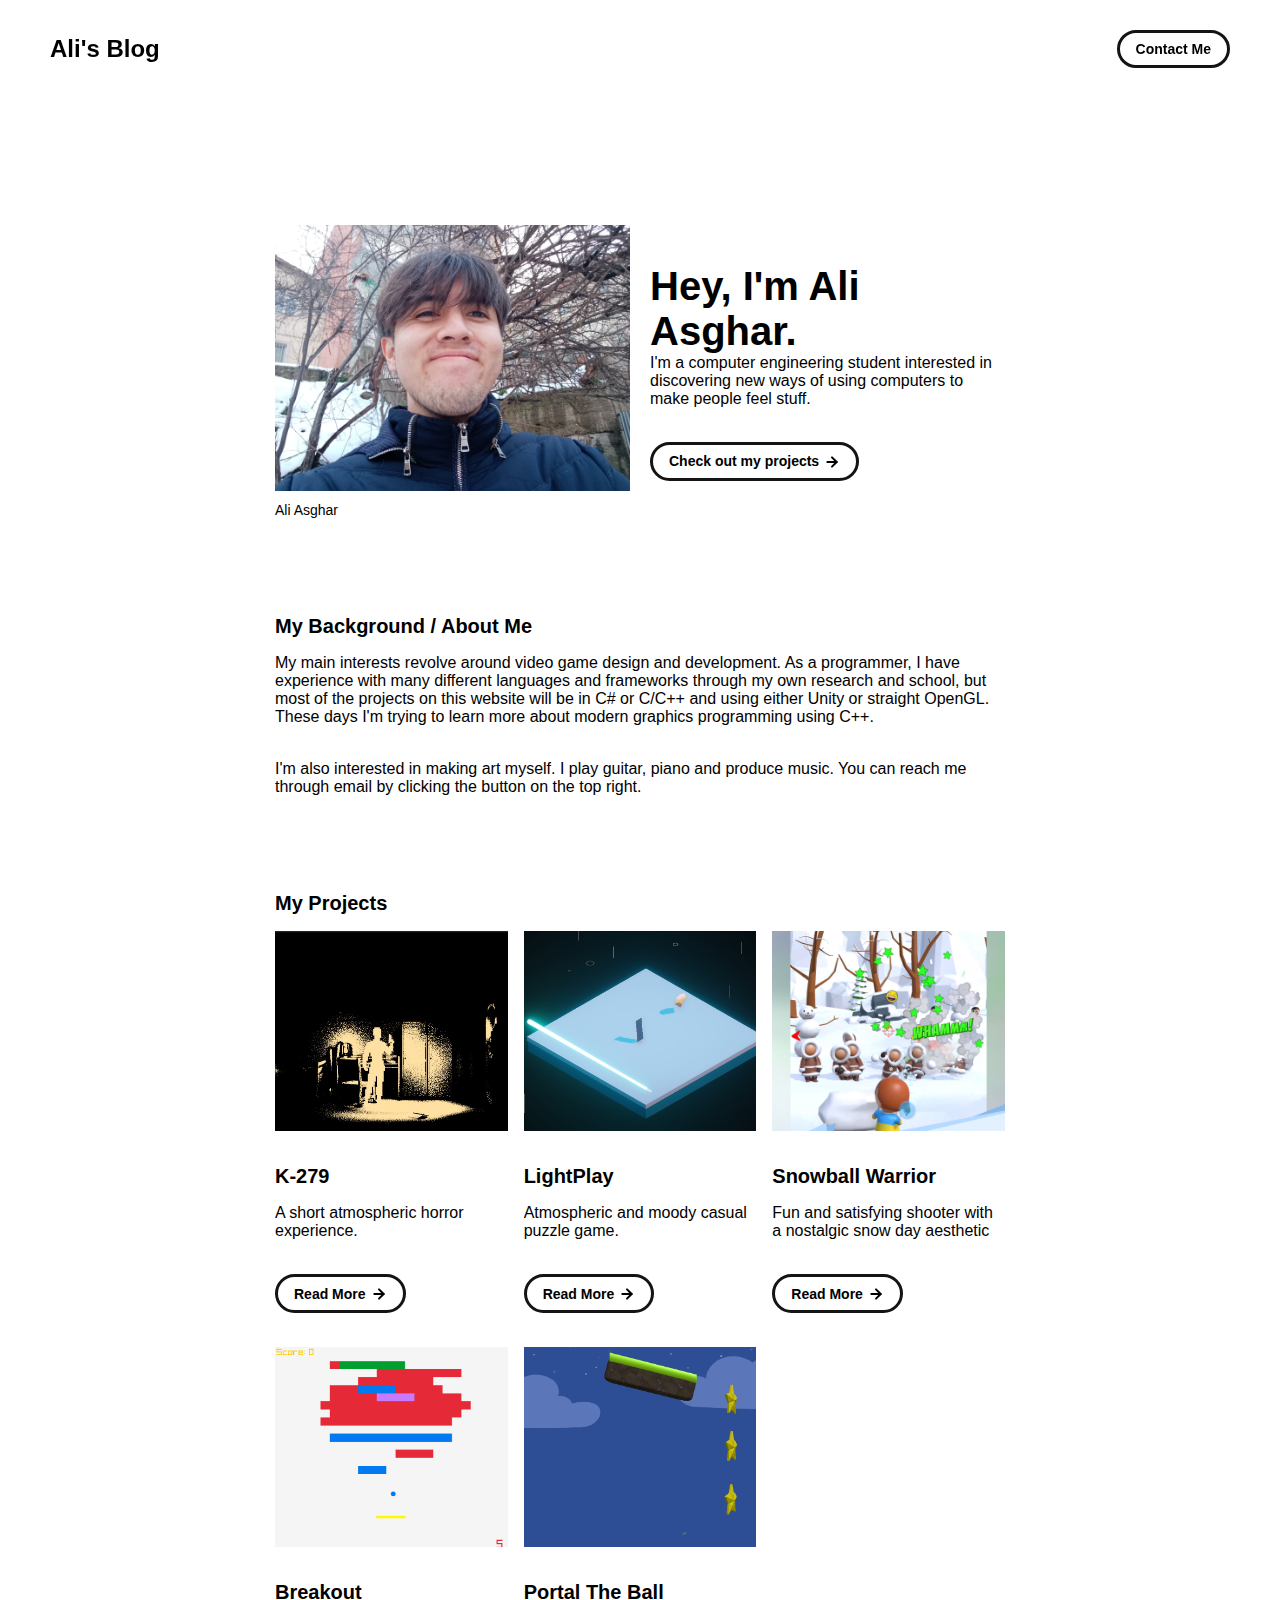
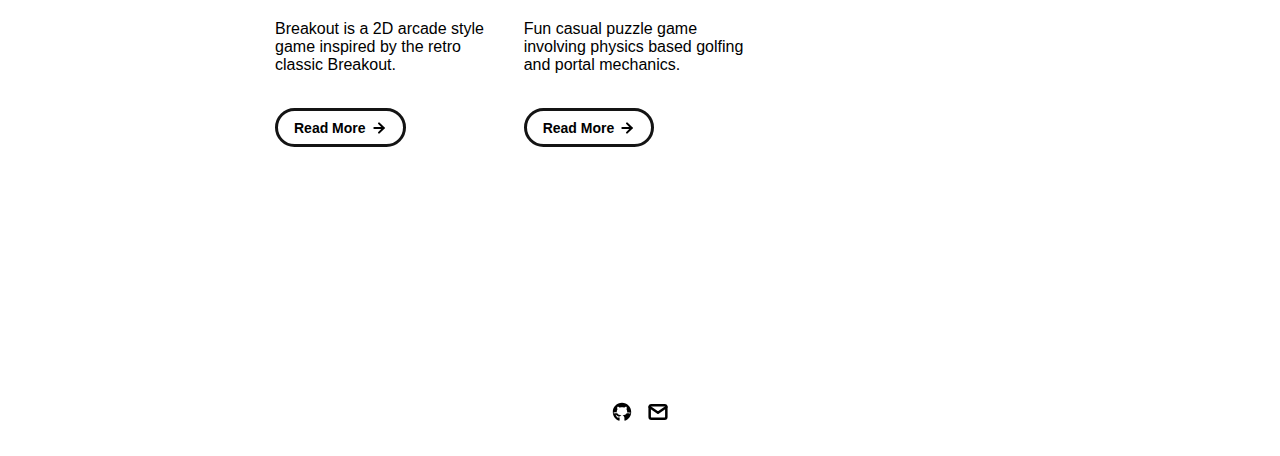
<file: index.html>
<!DOCTYPE html>
<html lang="en">
	<head>
		<meta charset="utf-8">

    <!-- 
      TODO

      Upload your Unemployable (or whatever photo you like) to the assets/images folder
      and change the name of the image below to match the uploaded one

      Change the title in the <title> tag to whatever you would like the title of your portfolio to be

      This should be the same across all pages.
     -->
    <link rel="icon" href="./assets/images/1311.png" />
		<title>Ali's Blog</title>
    <meta name="description" content="Ali Asghar's blog on everything game developement and graphics.">
    <meta name="viewport" content="width=device-width, initial-scale=1" />

		<link rel="stylesheet" href="./css/layout.css">
    <link rel="stylesheet" href="./css/typography.css">
    <link rel="stylesheet" href="./css/utilities.css">

		<script defer src="./js/script.js"></script>
	</head>
	<body>
    <!-- NAVBAR -->
    <div class="navbar">
      <a class="nav-title-link" href="./index.html">
        <!-- TODO - Change the "Portfolio Title" to whatever you want displayed in the top left -->
        <span class="nav-title">Ali's Blog</span>
         <!-- TODO - Change the email after 'mailto:' to your email address for contact -->
        <a class="button" href="mailto:aligulli123@gmail.com">
          <span class="button-text">Contact Me</span>
        </a>
      </a>
    </div>

    <!-- MAIN PAGE CONTENT -->
    <div id="main-content">

      <!-- PORTFOLIO HEADER -->
      <div id="portfolio-header">
        <div id="portfolio-header-image-container">
          <!-- 
            TODO

            - Change the img "src" attribute to point to the Unemployable image you uploaded (or whatever image).
            - Change the number to point to your Unemployable & replace the OpenSea link with your own
            - If you aren't using an Unemployable as your image, remove the entire "a" element
          -->
          <img src="./assets/images/1311.jpg" class="portfolio-header-image">
          <a class="no-underline" target="_blank" href="./assets/images/1311.jpg">
            <span class="image-caption">Ali Asghar</span>
          </a>
        </div>

          <!-- 
            TODO

            - Change the main-title to whatver you want
            - Change the body-text after that to a quick introduction to what you do
            - Edit the button text if you feel like it. It will link to the projects section below.
          -->
        <div id="portfolio-header-text-container">
            <div class="header-text">
              <span class="main-title">Hey, I'm Ali Asghar.</span>
              <div class="body-text">I'm a computer engineering student interested in discovering new ways of using computers to make people feel stuff.</div>
            </div>
            <a class="button" id="my-work-link">
              <span class="button-text">Check out my projects</span> 
              <image src="./assets/icons/arrow-right.svg" class="right-arrow-icon"/>
            </a>
        </div>
      </div>

      <!-- ABOUT SECTION -->
      <!-- 
        TODO

        - Change the subheader-text to whatever header you want
        - Add paragraphs using the <div class="body-text"></div> elements in the "about-section-content"
      -->
      <div id="about-section">
        <span class="subheader-text">My Background / About Me</span>
        <div class="about-section-content">
          <div class="body-text">My main interests revolve around video game design and development. As a programmer, I have experience with many different languages and frameworks through my own research and school, but most of the projects on this website will be in C# or C/C++ and using either Unity or straight OpenGL. These days I'm trying to learn more about modern graphics programming using C++.</div>
          <div class="body-text">I'm also interested in making art myself. I play guitar, piano and produce music. You can reach me through email by clicking the button on the top right.</div>
        </div>
      </div>

      <!-- PROJECTS / MY WORK SECTION -->
      <div id="my-work-section">
        <!-- TODO - Change the subheader-text to whatever you want the Projects section header to say -->
        <span class="subheader-text">My Projects</span>

        <div class="projects-container">
          <!-- 
            TODO

            This is where the project cards live. Here's a base level project card for you to copy:
            <div class="project-card">
              <img src="./assets/images/IMAGE_NAME" class="project-image">
              <div class="project-card-text-container">
                <div class="subheader-text project-title">PROJECT_NAME</div>
                <div class="body-text project-card-text">SMALL_PROJECT_DESCRIPTION</div>
              </div>
              <a class="button" href="./project-pages/PROJECT_PAGE_NAME.html">
                <span class="button-text">Read More</span>
                <image src="./assets/icons/arrow-right.svg" class="right-arrow-icon"/>
              </a>
            </div>

            - To add a project to the this area, copy the above, paste it below this comment, and change the following:
                - IMAGE_NAME: the name of the image file in assets/images
                - PROJECT_NAME: the name of the project (keep it short, it only shows 1 line)
                - SMALL_PROJECT_DESCRIPTION: a quick project description (max 4 lines)
                - PROJECT_PAGE_NAME.html: the html filename for the project (must be in project-pages folder)
          -->

          <div class="project-card">
            <img src="./assets/images/k-279-walking.jpg" class="project-image">
            <div class="project-card-text-container">
              <div class="subheader-text project-title">K-279</div>
              <div class="body-text project-card-text">A short atmospheric horror experience.</div>
            </div>
            <a class="button" href="./project-pages/k-279.html">
              <span class="button-text">Read More</span>
              <image src="./assets/icons/arrow-right.svg" class="right-arrow-icon"/>
            </a>
          </div>
          <div class="project-card">
            <img src="./assets/images/lightplay.jpg" class="project-image">
            <div class="project-card-text-container">
              <div class="subheader-text project-title">LightPlay</div>
              <div class="body-text project-card-text">Atmospheric and moody casual puzzle game.</div>
            </div>
            <a class="button" href="./project-pages/lightplay.html">
              <span class="button-text">Read More</span>
              <image src="./assets/icons/arrow-right.svg" class="right-arrow-icon"/>
            </a>
          </div>
          <div class="project-card">
            <img src="./assets/images/Snapshot_21.png" class="project-image">
            <div class="project-card-text-container">
              <div class="subheader-text project-title">Snowball Warrior</div>
              <div class="body-text project-card-text">Fun and satisfying shooter with a nostalgic snow day aesthetic</div>
            </div>
            <a class="button" href="./project-pages/icewarrior.html">
              <span class="button-text">Read More</span>
              <image src="./assets/icons/arrow-right.svg" class="right-arrow-icon"/>
            </a>
          </div>
          <div class="project-card">
            <img src="./assets/images/breakout-game.PNG" class="project-image">
            <div class="project-card-text-container">
              <div class="subheader-text project-title">Breakout</div>
              <div class="body-text project-card-text">Breakout is a 2D arcade style game inspired by the retro classic Breakout.</div>
            </div>
            <a class="button" href="./project-pages/breakout.html">
              <span class="button-text">Read More</span>
              <image src="./assets/icons/arrow-right.svg" class="right-arrow-icon"/>
            </a>
          </div>
          <div class="project-card">
            <img src="./assets/images/portalball-level1.jpg" class="project-image">
            <div class="project-card-text-container">
              <div class="subheader-text project-title">Portal The Ball</div>
              <div class="body-text project-card-text">Fun casual puzzle game involving physics based golfing and portal mechanics.</div>
            </div>
            <a class="button" href="./project-pages/portal-the-ball.html">
              <span class="button-text">Read More</span>
              <image src="./assets/icons/arrow-right.svg" class="right-arrow-icon"/>
            </a>
          </div>
        </div>
      </div>
    </div>

    <!-- FOOTER -->
    <div id="footer">
      <!-- 
        TODO - Change href to your Instagram account (can also delete entire "a" element if no Instagram) 

        This should be the same across all pages.
      -->
      <a class="icon-link" target="_blank" href="https://github.com/moooserstupid">
        <image src="./assets/icons/github.svg" class="footer-icon"/>
      </a>
      <!-- 
        TODO - Change href to your Twitter account (can also delete entire "a" element if no Twitter) 
      
        This should be the same across all pages.
      -->
      <!-- <a class="icon-link" target="_blank" href="https://twitter.com/whitevans_eth">
        <image src="./assets/icons/twitter.svg" class="footer-icon"/>
      </a> -->
      <!-- 
        TODO - Change the email after "mailto" to your contact email 
      
        This should be the same across all pages.
      -->
      <a class="icon-link" href="mailto:aligulli123@gmail.com">
        <image src="./assets/icons/mail.svg" class="footer-icon"/>
      </a>
    </div>

	</body>
</html>
</file>
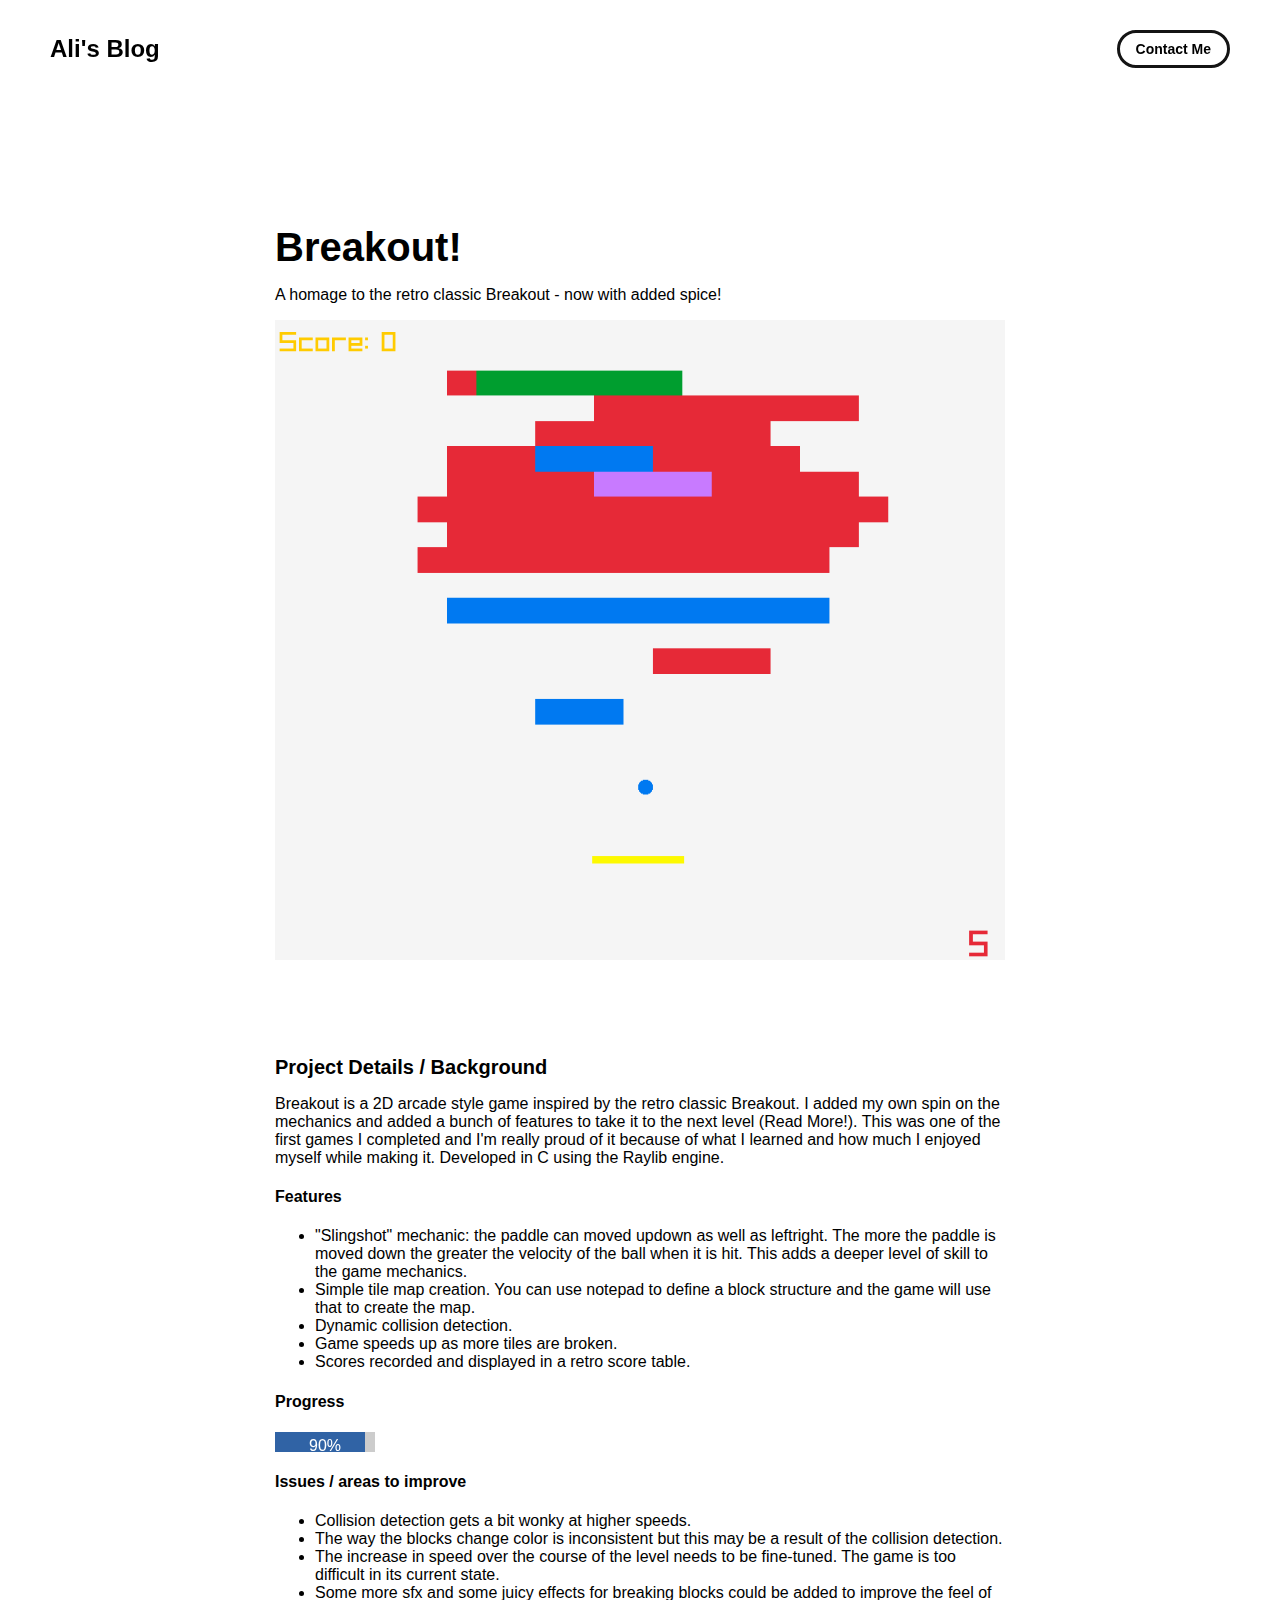
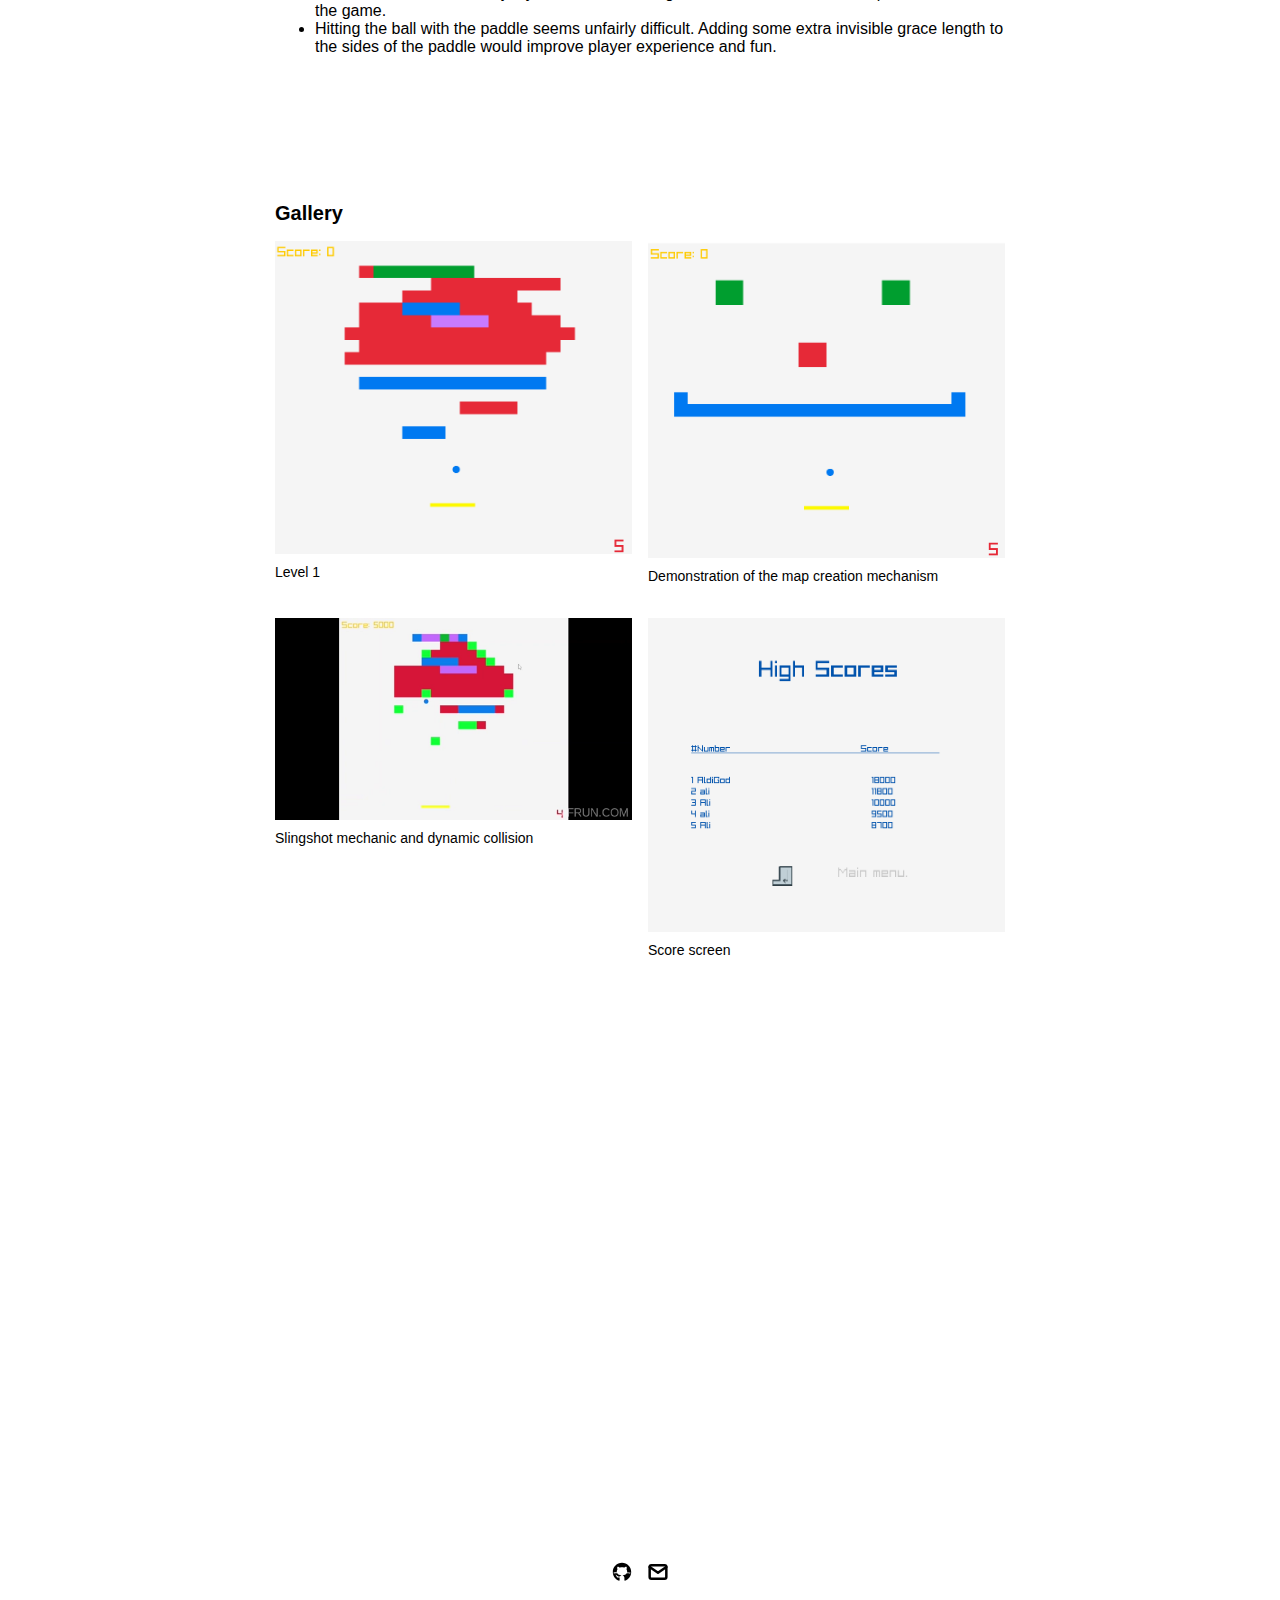
<file: project-pages/breakout.html>
<!-- 
  IMPORTANT! 
  
  Keep this file unchanged to use as a template for all future project pages. 

  For every new project you add to your portfolio, make a copy of this file in the
  'project-pages' folder with a name related to the project.
-->


<!DOCTYPE html>
<html lang="en">
	<head>
		<meta charset="utf-8">
    <!-- 
      TODO

      Upload your Unemployable (or whatever photo you like) to the assets/images folder
      and change the name of the image below to match the uploaded one

      Change the title in the <title> tag to whatever you would like the title of your portfolio to be

      This should be the same across all pages.
     -->
     <link rel="icon" href="../assets/images/1311.png" />
     <title>Ali's Blog</title>
    <meta name="description" content="A portfolio template for the Unemployables community.">
    <meta name="viewport" content="width=device-width, initial-scale=1" />

		<link rel="stylesheet" href="../css/layout.css">
    <link rel="stylesheet" href="../css/typography.css">
    <link rel="stylesheet" href="../css/utilities.css">

		<script defer src="../js/script.js"></script>
	</head>
	<body>
    <!-- NAVBAR -->
    <div class="navbar">
      <a class="nav-title-link" href="../index.html">
        <!-- 
          TODO - Change the "Portfolio Title" to whatever you want displayed in the top left

          (this should be the same across all pages)
         -->
        <span class="nav-title">Ali's Blog</span>
        <!-- 
          TODO - Change the email after 'mailto:' to your email address for contact 
        
          (this should be the same across all pages)
        -->
        <a class="button" href="mailto:aligulli123@gmail.com">
          <span class="button-text">Contact Me</span>
        </a>
      </a>
    </div>

    <!-- MAIN PAGE CONTENT -->
    <div id="main-content">

      <!-- PROJECT HEADER -->
      <div id="project-header">
          <!-- 
            TODO

            - Change the 'main-title' text to the name of your project
            - Change the 'body-text' text to a short and sweet description of your project (maybe the same as the one on the project card)
            - Change "desktop.jpeg" to the image filename you uploaded in the assets/images folder.
          -->
        <div class="main-title">Breakout!</div>
        <div class="body-text">A homage to the retro classic Breakout - now with added spice!</div>
        <image class="project-header-image" src="../assets/images/breakout-game.PNG">
      </div>

      <!-- PROJECT DETAILS -->
      <!-- 
        TODO

        - Change the 'subheader-text' to whatever header you want for project details
        - Add paragraphs using the <div class="body-text"></div> elements in the "project-details-content"
      -->
      <div id="project-details">
        <div class="subheader-text">Project Details / Background</div>
        <div class="project-details-content">
          <div class="body-text">
            Breakout is a 2D arcade style game inspired by the retro classic Breakout. I added my own spin on the mechanics and added a bunch of features to take it to the next level (Read More!). This was one of the first games I completed and I'm really proud of it because of what I learned and how much I enjoyed myself while making it. Developed in C using the Raylib engine.
            </ul>
            <h4>Features</h4>
            <ul>
            <li>"Slingshot" mechanic: the paddle can moved updown as well as leftright. The more the paddle is moved down the greater the velocity of the ball when it is hit. This adds a deeper level of skill to the game mechanics.</li>
            <li>Simple tile map creation. You can use notepad to define a block structure and the game will use that to create the map.</li>
            <li>Dynamic collision detection.</li>
            <li>Game speeds up as more tiles are broken.</li>
            <li>Scores recorded and displayed in a retro score table.</li>
            </ul>
            <h4>Progress </h4> 
            <div id="progress-bar" class="all-rounded">
              <div id="progress-bar-percentage" class="all-rounded" style="width: 90%"><span>90%</span></div>
          </div>
            <h4>Issues / areas to improve</h4>
            <ul>
            <li>Collision detection gets a bit wonky at higher speeds.</li>
            <li>The way the blocks change color is inconsistent but this may be a result of the collision detection.</li>
            <li>The increase in speed over the course of the level needs to be fine-tuned. The game is too difficult in its current state.</li>
            <li>Some more sfx and some juicy effects for breaking blocks could be added to improve the feel of the game.</li>
            <li>Hitting the ball with the paddle seems unfairly difficult. Adding some extra invisible grace length to the sides of the paddle would improve player experience and fun.</li>
            </ul></div>
          <div class="body-text"></div>
        </div>
      </div>

      <!-- IMAGE GALLERY -->
      <div id="project-gallery">
        <!-- TODO - Change the 'subheader-text' to whatever you want the Gallery section header to say -->
        <div class="subheader-text">Gallery</div>
        <div class="project-gallery-content">
            <!-- 
              TODO

              This is where the images in the gallery live. Here's a simple gallery image for you to copy:

              Full Width Image:

                <div class="gallery-image-container">
                  <img src="../assets/images/IMAGE_NAME" class="gallery-image">
                  <span class="image-caption">IMAGE_CAPTION</span>
                </div>

              Half Width Image: 

                <div class="gallery-image-container half-width">
                  <img src="../assets/images/IMAGE_NAME" class="gallery-image">
                  <span class="image-caption">IMAGE_CAPTION</span>
                </div>

              - To add an image to the this area, copy one of the above, paste it below this comment, and change the following:
                  - IMAGE_NAME: the name of the image file in assets/images
                  - IMAGE_CAPTION: to the caption of the image
            -->
            <div class="gallery-image-container half-width">
              <img src="../assets/images/breakout-game.PNG" class="gallery-image">
              <span class="image-caption">Level 1</span>
            </div>
            <div class="gallery-image-container half-width">
              <img src="../assets/images/breakout-smiley.PNG" class="gallery-image">
              <span class="image-caption">Demonstration of the map creation mechanism</span>
            </div>
            <div class="gallery-image-container half-width">
              <img src="../assets/images/breakout-gameplay.webp" class="gallery-image">
              <span class="image-caption">Slingshot mechanic and dynamic collision</span>
            </div>
            <div class="gallery-image-container half-width">
              <img src="../assets/images/breakout-scores.PNG" class="gallery-image">
              <span class="image-caption">Score screen</span>
            </div>
            <div class="gallery-image-container half-width">
              <!-- <img src="../assets/images/breakout-over.PNG" class="gallery-image">
              <span class="image-caption">Give your image a caption. People love context.</span> -->
              <iframe width="560" height="315" src="https://www.youtube.com/embed/FnNYrvnQoRI" title="YouTube video player" frameborder="0" allow="accelerometer; autoplay; clipboard-write; encrypted-media; gyroscope; picture-in-picture; web-share" allowfullscreen></iframe>
            </div>
            
            
        </div>
      </div>
    </div>

    <!-- FOOTER -->
    <div id="footer">
      <!-- 
        TODO - Change href to your Instagram account (can also delete entire "a" element if no Instagram) 

        This should be the same across all pages.
      -->
      <a class="icon-link" target="_blank" href="https://github.com/moooserstupid">
        <image src="../assets/icons/github.svg" class="footer-icon"/>
      </a>
      <!-- 
        TODO - Change href to your Twitter account (can also delete entire "a" element if no Twitter) 
      
        This should be the same across all pages.
      -->
      <!-- <a class="icon-link" target="_blank" href="https://twitter.com/whitevans_eth">
        <image src="./assets/icons/twitter.svg" class="footer-icon"/>
      </a> -->
      <!-- 
        TODO - Change the email after "mailto" to your contact email 
      
        This should be the same across all pages.
      -->
      <a class="icon-link" href="mailto:aligulli123@gmail.com">
        <image src="../assets/icons/mail.svg" class="footer-icon"/>
      </a>
    </div>

	</body>
</html>
</file>
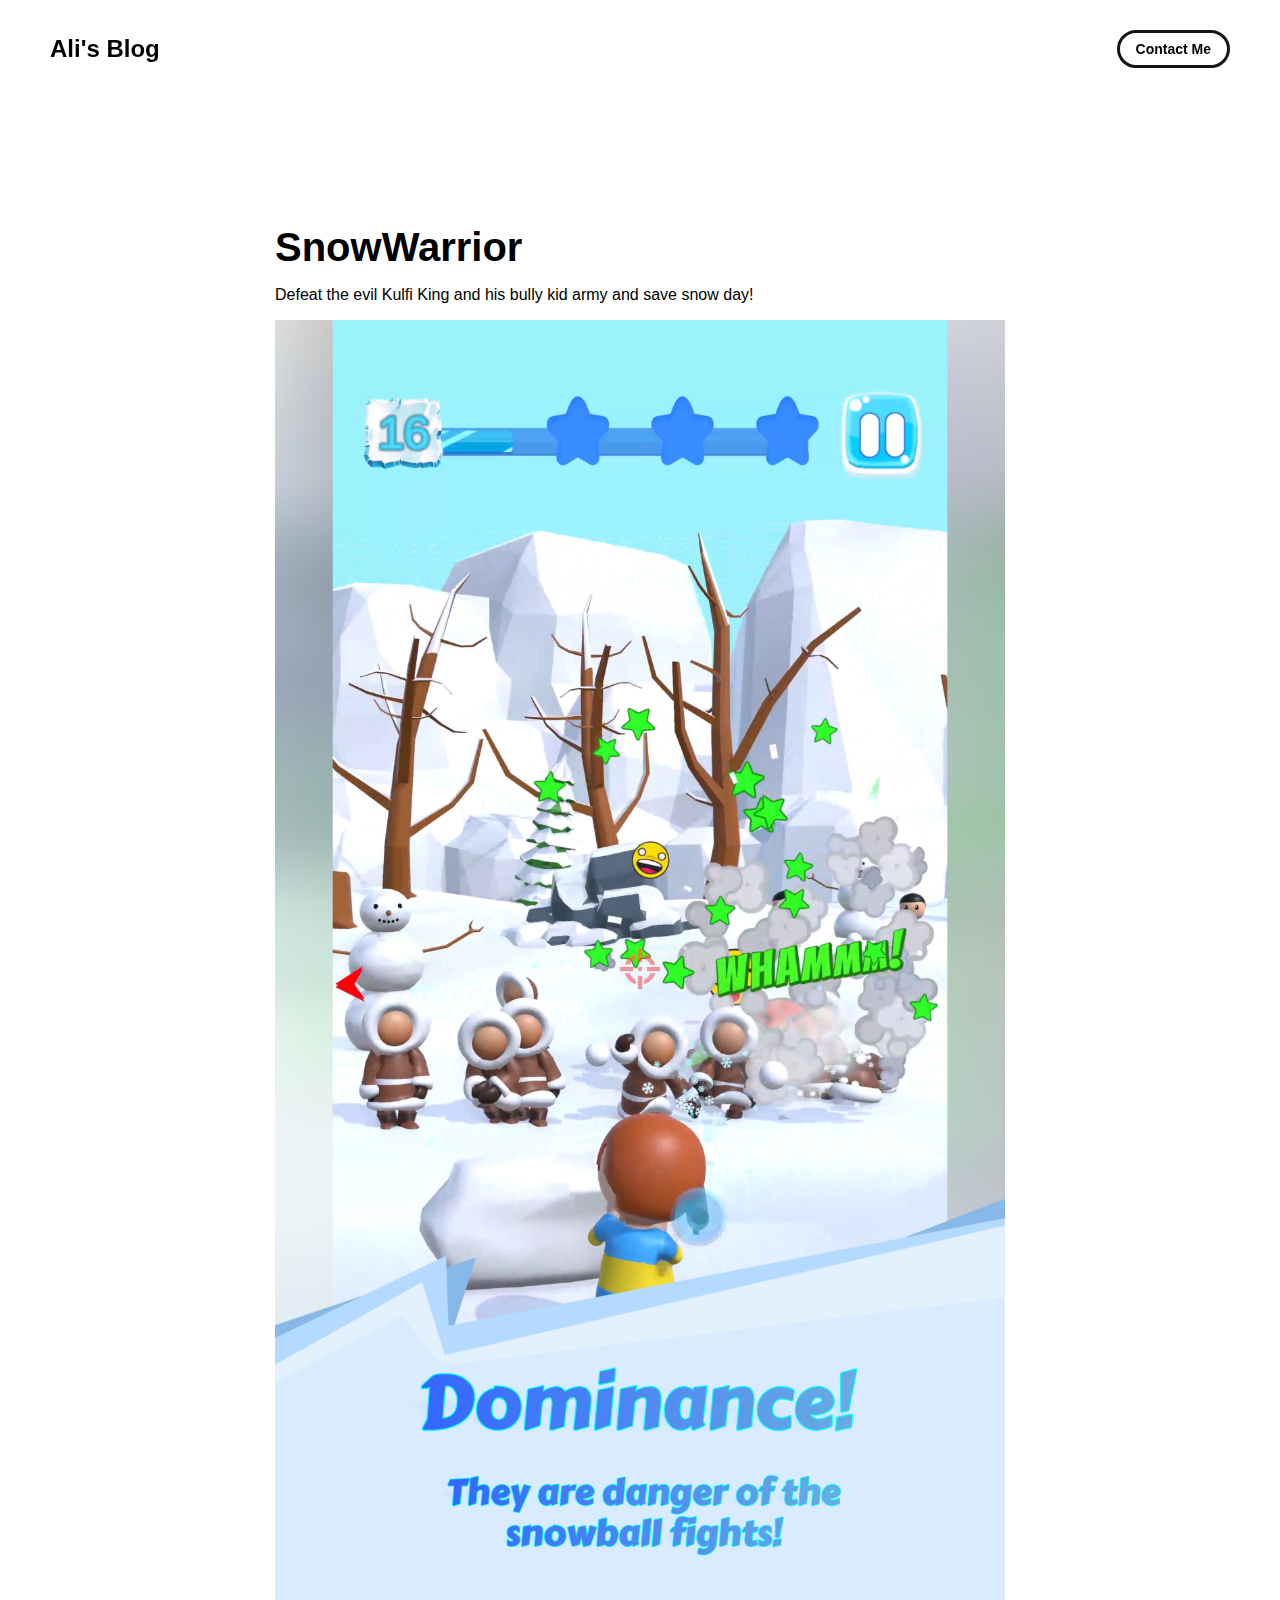
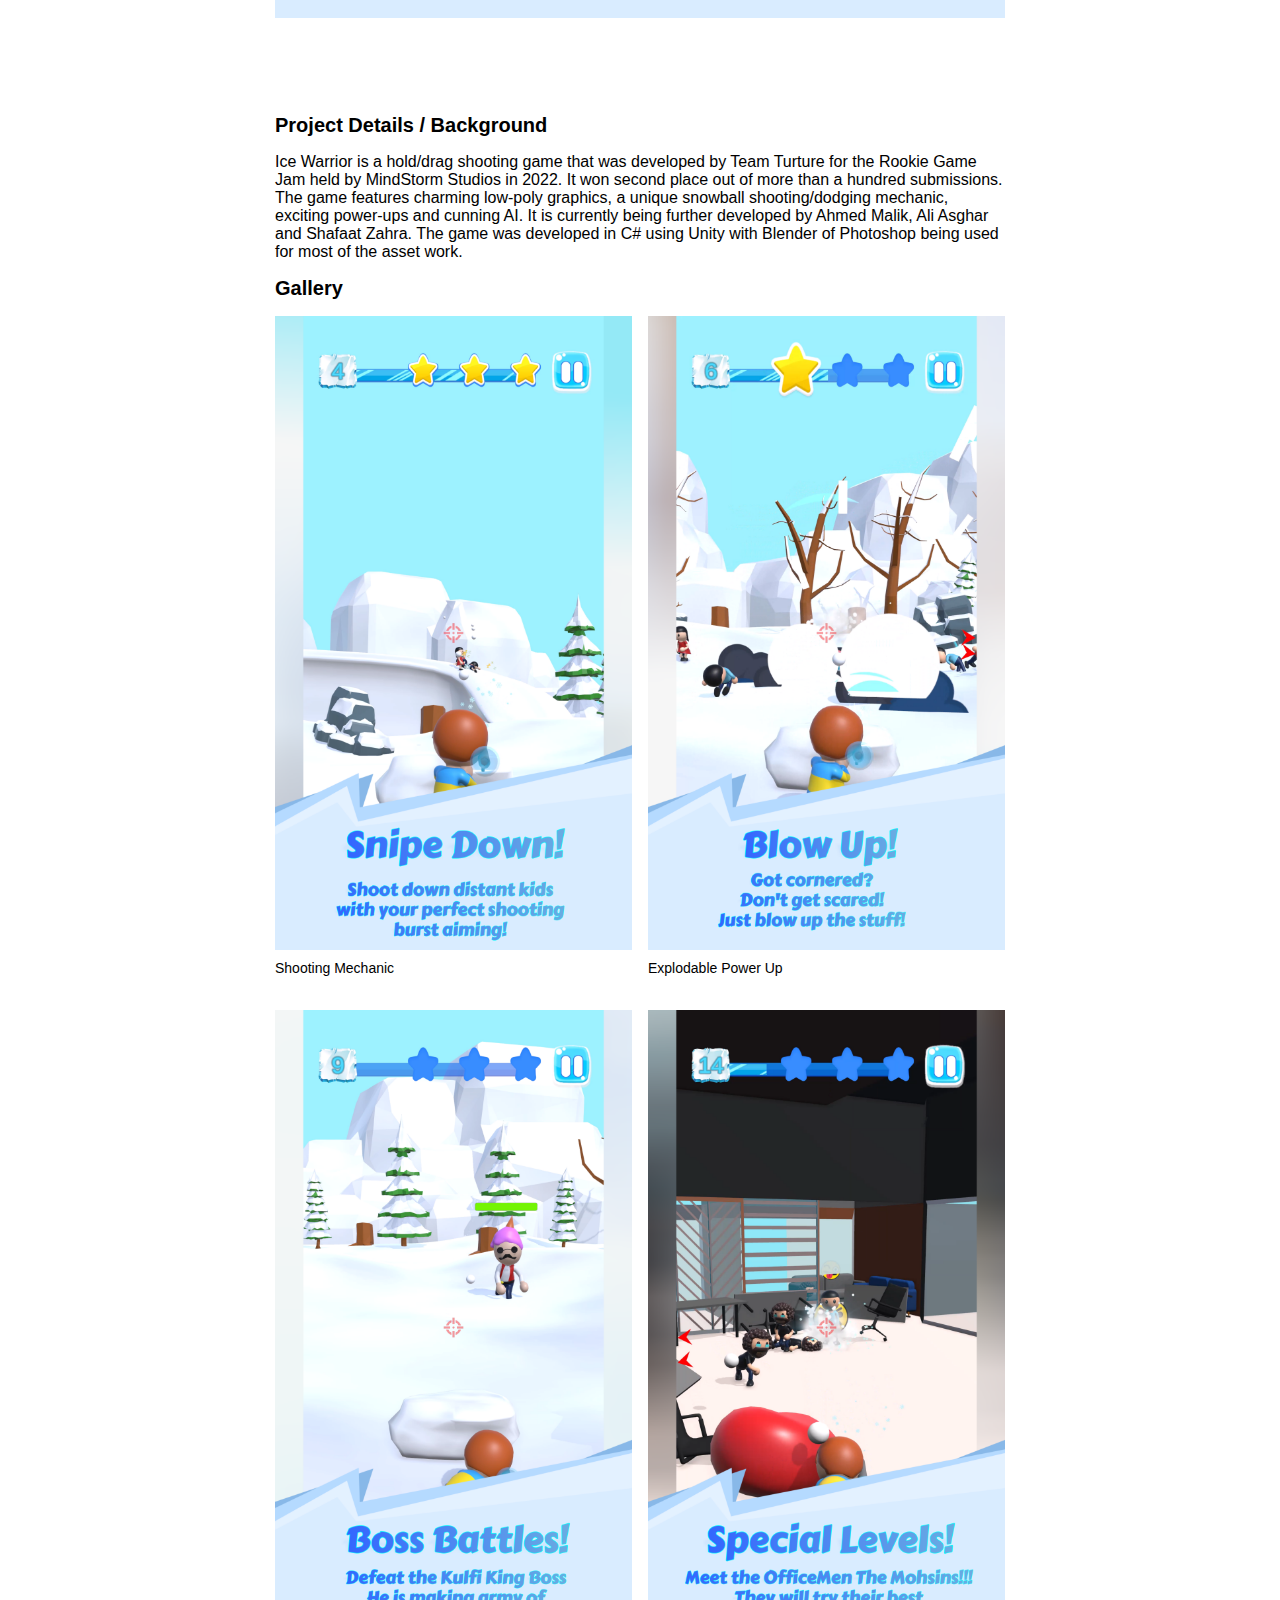
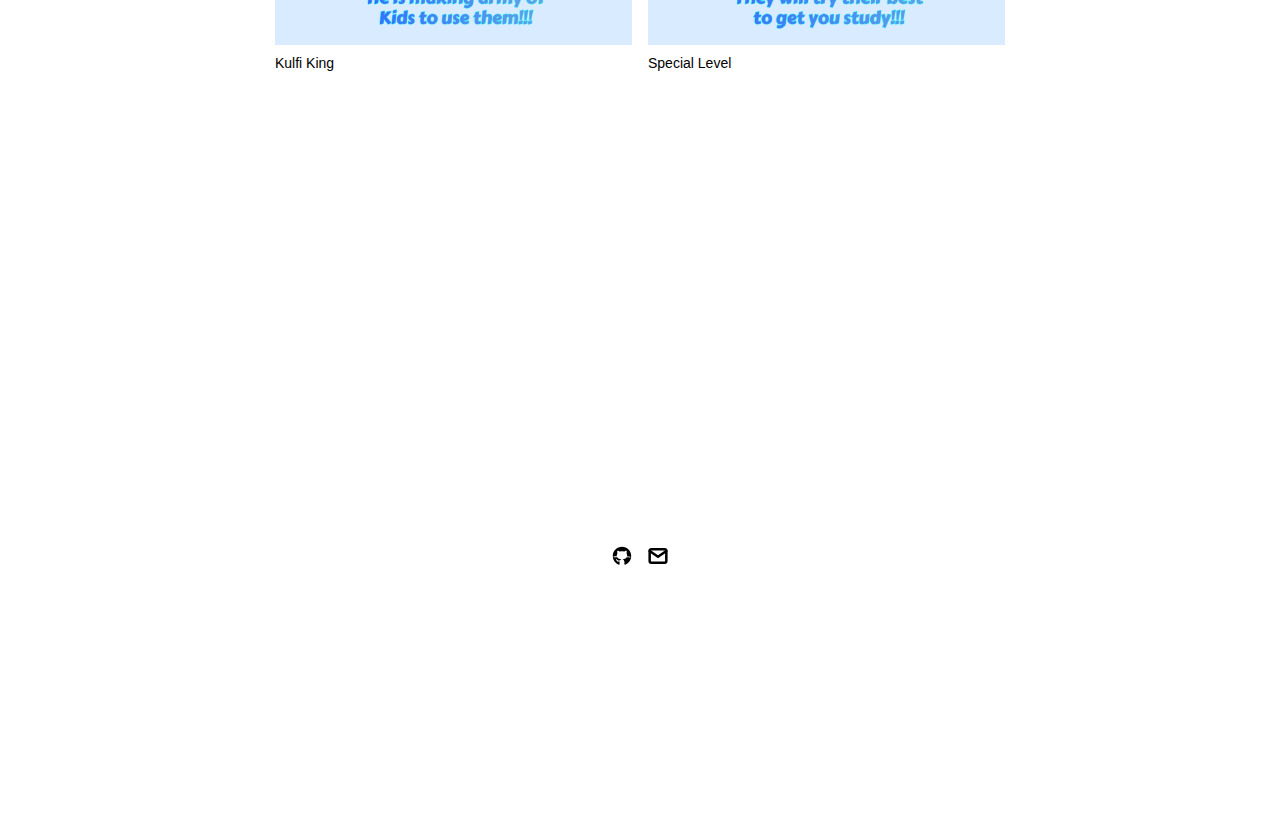
<file: project-pages/icewarrior.html>
<!-- 
  IMPORTANT! 
  
  Keep this file unchanged to use as a template for all future project pages. 

  For every new project you add to your portfolio, make a copy of this file in the
  'project-pages' folder with a name related to the project.
-->


<!DOCTYPE html>
<html lang="en">
	<head>
		<meta charset="utf-8">
    <!-- 
      TODO

      Upload your Unemployable (or whatever photo you like) to the assets/images folder
      and change the name of the image below to match the uploaded one

      Change the title in the <title> tag to whatever you would like the title of your portfolio to be

      This should be the same across all pages.
     -->
     <link rel="icon" href="../assets/images/1311.png" />
     <title>Ali's Blog</title>
    <meta name="description" content="A portfolio template for the Unemployables community.">
    <meta name="viewport" content="width=device-width, initial-scale=1" />

		<link rel="stylesheet" href="../css/layout.css">
    <link rel="stylesheet" href="../css/typography.css">
    <link rel="stylesheet" href="../css/utilities.css">

		<script defer src="../js/script.js"></script>
	</head>
	<body>
    <!-- NAVBAR -->
    <div class="navbar">
      <a class="nav-title-link" href="../index.html">
        <!-- 
          TODO - Change the "Portfolio Title" to whatever you want displayed in the top left

          (this should be the same across all pages)
         -->
        <span class="nav-title">Ali's Blog</span>
        <!-- 
          TODO - Change the email after 'mailto:' to your email address for contact 
        
          (this should be the same across all pages)
        -->
        <a class="button" href="mailto:aligulli123@gmail.com">
          <span class="button-text">Contact Me</span>
        </a>
      </a>
    </div>

    <!-- MAIN PAGE CONTENT -->
    <div id="main-content">

      <!-- PROJECT HEADER -->
      <div id="project-header">
          <!-- 
            TODO

            - Change the 'main-title' text to the name of your project
            - Change the 'body-text' text to a short and sweet description of your project (maybe the same as the one on the project card)
            - Change "desktop.jpeg" to the image filename you uploaded in the assets/images folder.
          -->
        <div class="main-title">SnowWarrior</div>
        <div class="body-text">Defeat the evil Kulfi King and his bully kid army and save snow day!</div>
        <image class="project-header-image" src="../assets/images/Snapshot_21.png">
      </div>

      <!-- PROJECT DETAILS -->
      <!-- 
        TODO

        - Change the 'subheader-text' to whatever header you want for project details
        - Add paragraphs using the <div class="body-text"></div> elements in the "project-details-content"
      -->
      <div id="project-details">
        <div class="subheader-text">Project Details / Background</div>
        <div class="project-details-content">
          <div class="body-text">
            Ice Warrior is a hold/drag shooting game that was developed by Team Turture for the Rookie Game Jam held by MindStorm Studios in 2022. 
            It won second place out of more than a hundred submissions. The game features charming low-poly graphics, a unique snowball shooting/dodging mechanic, 
            exciting power-ups and cunning AI. It is currently being further developed by Ahmed Malik, Ali Asghar and Shafaat Zahra. The game was developed in C# using Unity
            with Blender of Photoshop being used for most of the asset work.
            <!-- </ul>
            <h4>Features</h4>
            <ul>
            <li>"Slingshot" mechanic: the paddle can moved updown as well as leftright. The more the paddle is moved down the greater the velocity of the ball when it is hit. This adds a deeper level of skill to the game mechanics.</li>
            <li>Simple tile map creation. You can use notepad to define a block structure and the game will use that to create the map.</li>
            <li>Dynamic collision detection.</li>
            <li>Game speeds up as more tiles are broken.</li>
            <li>Scores recorded and displayed in a retro score table.</li>
            </ul>
            <h4>Progress </h4> 
            <div id="progress-bar" class="all-rounded">
              <div id="progress-bar-percentage" class="all-rounded" style="width: 90%"><span>90%</span></div>
          </div>
            <h4>Issues / areas to improve</h4>
            <ul>
            <li>Collision detection gets a bit wonky at higher speeds.</li>
            <li>The way the blocks change color is inconsistent but this may be a result of the collision detection.</li>
            <li>The increase in speed over the course of the level needs to be fine-tuned. The game is too difficult in its current state.</li>
            <li>Some more sfx and some juicy effects for breaking blocks could be added to improve the feel of the game.</li>
            <li>Hitting the ball with the paddle seems unfairly difficult. Adding some extra invisible grace length to the sides of the paddle would improve player experience and fun.</li>
            </ul></div> -->
          <div class="body-text"></div>
        </div>
      </div>

      <!-- IMAGE GALLERY -->
      <div id="project-gallery">
        <!-- TODO - Change the 'subheader-text' to whatever you want the Gallery section header to say -->
        <div class="subheader-text">Gallery</div>
        <div class="project-gallery-content">
            <!-- 
              TODO

              This is where the images in the gallery live. Here's a simple gallery image for you to copy:

              Full Width Image:

                <div class="gallery-image-container">
                  <img src="../assets/images/IMAGE_NAME" class="gallery-image">
                  <span class="image-caption">IMAGE_CAPTION</span>
                </div>

              Half Width Image: 

                <div class="gallery-image-container half-width">
                  <img src="../assets/images/IMAGE_NAME" class="gallery-image">
                  <span class="image-caption">IMAGE_CAPTION</span>
                </div>

              - To add an image to the this area, copy one of the above, paste it below this comment, and change the following:
                  - IMAGE_NAME: the name of the image file in assets/images
                  - IMAGE_CAPTION: to the caption of the image
            -->
            <div class="gallery-image-container half-width">
              <img src="../assets/images/Snapshot_19.png" class="gallery-image">
              <span class="image-caption">Shooting Mechanic</span>
            </div>
            <div class="gallery-image-container half-width">
              <img src="../assets/images/Snapshot_20.png" class="gallery-image">
              <span class="image-caption">Explodable Power Up</span>
            </div>
            <div class="gallery-image-container half-width">
              <img src="../assets/images/Snapshot_22.png" class="gallery-image">
              <span class="image-caption">Kulfi King</span>
            </div>
            <div class="gallery-image-container half-width">
              <img src="../assets/images/Snapshot_23.png" class="gallery-image">
              <span class="image-caption">Special Level</span>
            </div>
            <div class="gallery-image-container half-width">
              <!-- <img src="../assets/images/breakout-over.PNG" class="gallery-image">
              <span class="image-caption">Give your image a caption. People love context.</span> -->
              <iframe width="560" height="315" src="https://www.youtube.com/embed/OSaacowLwNk" title="YouTube video player" frameborder="0" allow="accelerometer; autoplay; clipboard-write; encrypted-media; gyroscope; picture-in-picture; web-share" allowfullscreen></iframe>
            </div>
            
            
        </div>
      </div>
    </div>

    <!-- FOOTER -->
    <div id="footer">
      <!-- 
        TODO - Change href to your Instagram account (can also delete entire "a" element if no Instagram) 

        This should be the same across all pages.
      -->
      <a class="icon-link" target="_blank" href="https://github.com/moooserstupid">
        <image src="../assets/icons/github.svg" class="footer-icon"/>
      </a>
      <!-- 
        TODO - Change href to your Twitter account (can also delete entire "a" element if no Twitter) 
      
        This should be the same across all pages.
      -->
      <!-- <a class="icon-link" target="_blank" href="https://twitter.com/whitevans_eth">
        <image src="./assets/icons/twitter.svg" class="footer-icon"/>
      </a> -->
      <!-- 
        TODO - Change the email after "mailto" to your contact email 
      
        This should be the same across all pages.
      -->
      <a class="icon-link" href="mailto:aligulli123@gmail.com">
        <image src="../assets/icons/mail.svg" class="footer-icon"/>
      </a>
    </div>

	</body>
</html>
</file>
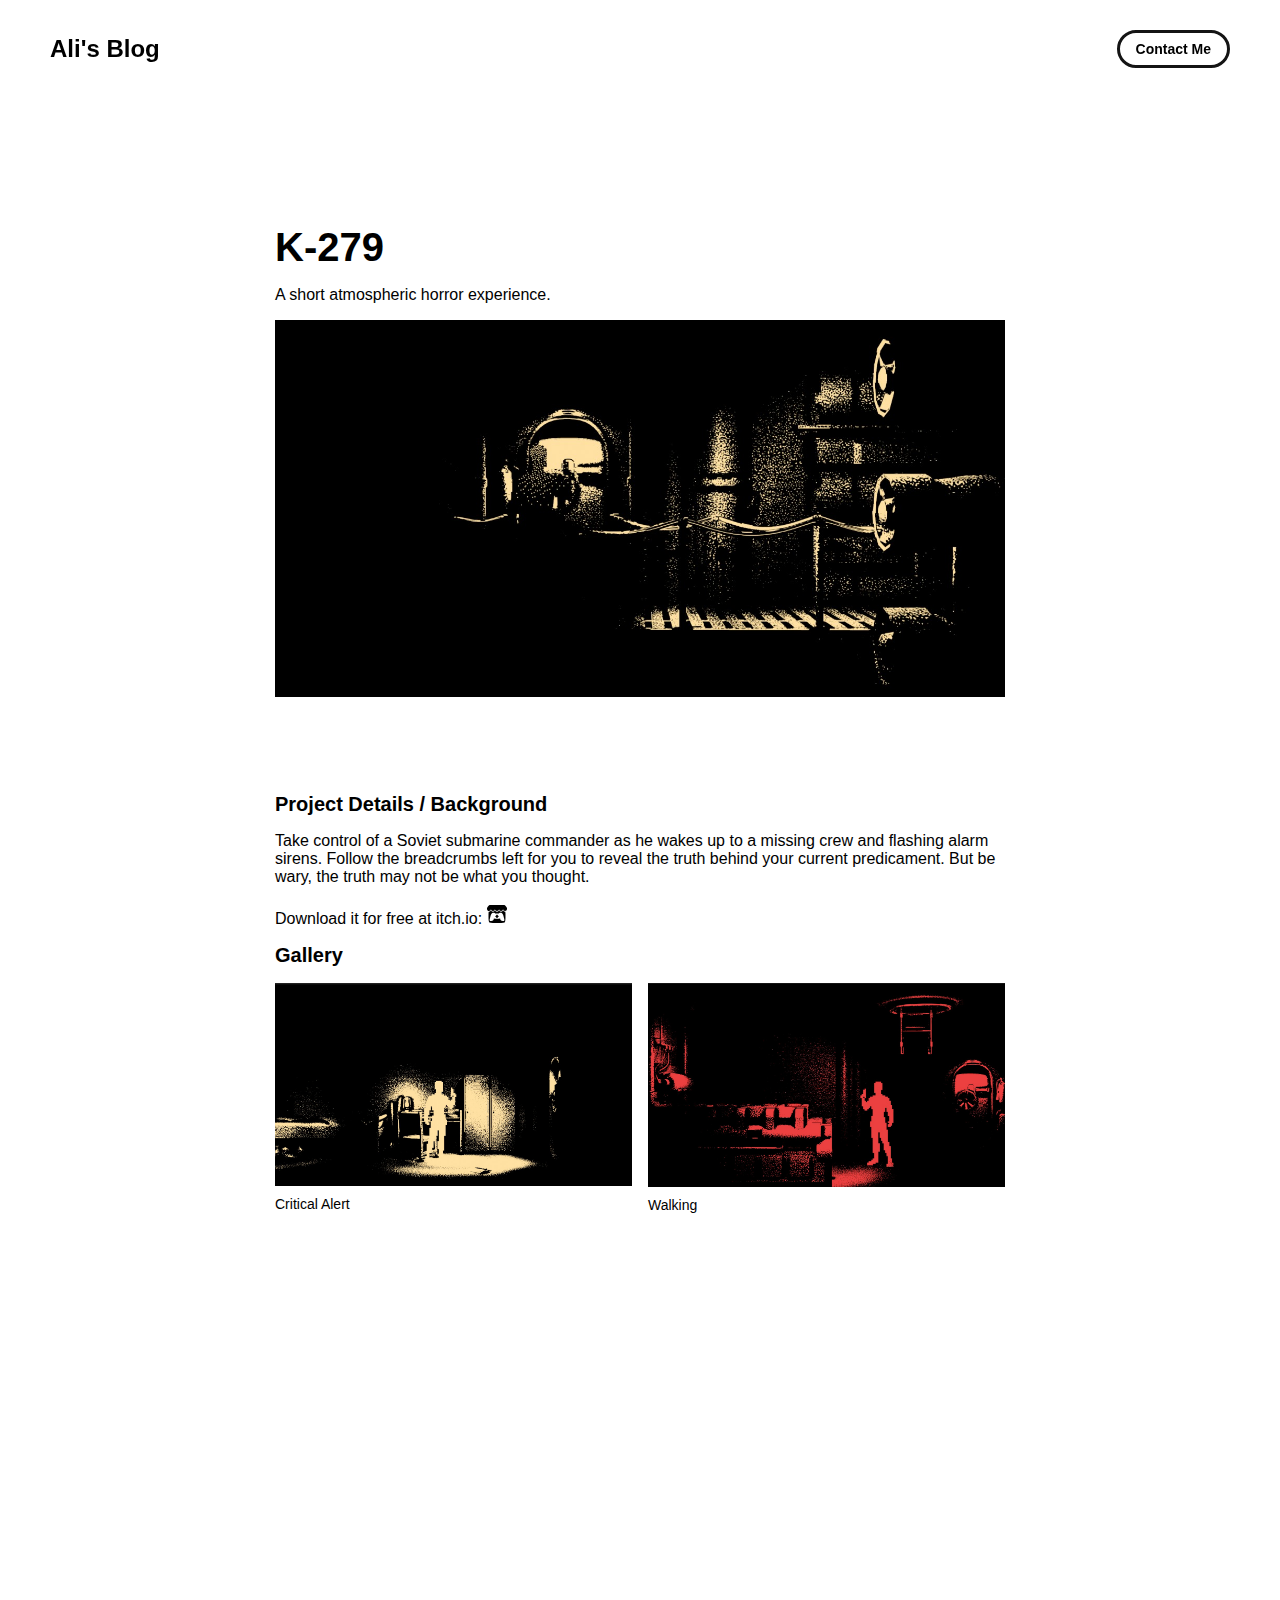
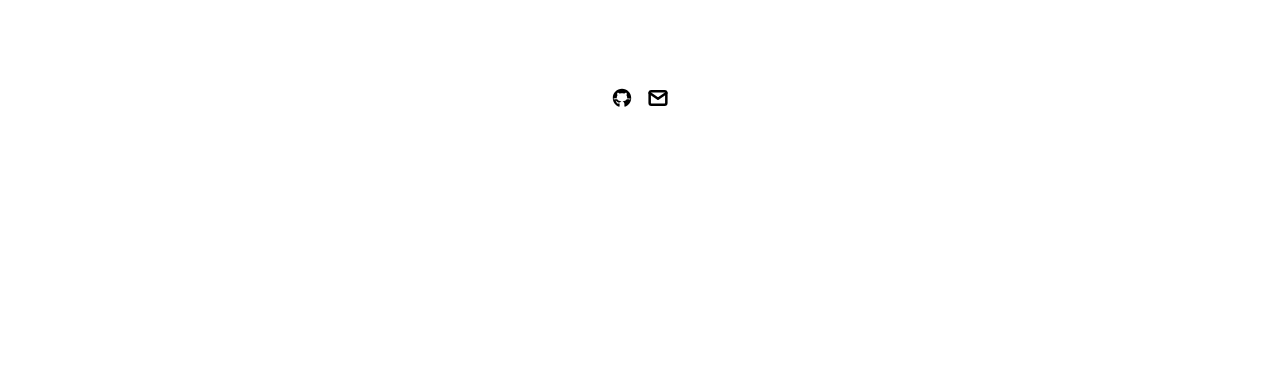
<file: project-pages/k-279.html>
<!-- 
  IMPORTANT! 
  
  Keep this file unchanged to use as a template for all future project pages. 

  For every new project you add to your portfolio, make a copy of this file in the
  'project-pages' folder with a name related to the project.
-->


<!DOCTYPE html>
<html lang="en">
	<head>
		<meta charset="utf-8">
    <!-- 
      TODO

      Upload your Unemployable (or whatever photo you like) to the assets/images folder
      and change the name of the image below to match the uploaded one

      Change the title in the <title> tag to whatever you would like the title of your portfolio to be

      This should be the same across all pages.
     -->
     <link rel="icon" href="../assets/images/1311.png" />
     <title>Ali's Blog</title>
    <meta name="description" content="A portfolio template for the Unemployables community.">
    <meta name="viewport" content="width=device-width, initial-scale=1" />

		<link rel="stylesheet" href="../css/layout.css">
    <link rel="stylesheet" href="../css/typography.css">
    <link rel="stylesheet" href="../css/utilities.css">

		<script defer src="../js/script.js"></script>
	</head>
	<body>
    <!-- NAVBAR -->
    <div class="navbar">
      <a class="nav-title-link" href="../index.html">
        <!-- 
          TODO - Change the "Portfolio Title" to whatever you want displayed in the top left

          (this should be the same across all pages)
         -->
        <span class="nav-title">Ali's Blog</span>
        <!-- 
          TODO - Change the email after 'mailto:' to your email address for contact 
        
          (this should be the same across all pages)
        -->
        <a class="button" href="mailto:aligulli123@gmail.com">
          <span class="button-text">Contact Me</span>
        </a>
      </a>
    </div>

    <!-- MAIN PAGE CONTENT -->
    <div id="main-content">

      <!-- PROJECT HEADER -->
      <div id="project-header">
          <!-- 
            TODO

            - Change the 'main-title' text to the name of your project
            - Change the 'body-text' text to a short and sweet description of your project (maybe the same as the one on the project card)
            - Change "desktop.jpeg" to the image filename you uploaded in the assets/images folder.
          -->
        <div class="main-title">K-279</div>
        <div class="body-text">A short atmospheric horror experience.</div>
        <image class="project-header-image" src="../assets/images/k-279-ominous.jpg">
      </div>

      <!-- PROJECT DETAILS -->
      <!-- 
        TODO

        - Change the 'subheader-text' to whatever header you want for project details
        - Add paragraphs using the <div class="body-text"></div> elements in the "project-details-content"
      -->
      <div id="project-details">
        <div class="subheader-text">Project Details / Background</div>
        <div class="project-details-content">
          <div class="body-text">
            Take control of a Soviet submarine commander as he wakes up to a missing crew and flashing alarm sirens. Follow the breadcrumbs left for you to reveal the truth behind your current predicament. But be wary, the truth may not be what you thought.
           <br>
           <br> 
            Download it for free at itch.io: 
            <a class="icon-link" target="_blank" href="https://emredogan.itch.io/k-279">
              <image src="../assets/icons/itch.svg" class="footer-icon"/>
            </a>
            
          <div class="body-text"></div>
        </div>
      </div>

      <!-- IMAGE GALLERY -->
      <div id="project-gallery">
        <!-- TODO - Change the 'subheader-text' to whatever you want the Gallery section header to say -->
        <div class="subheader-text">Gallery</div>
        <div class="project-gallery-content">
            <!-- 
              TODO

              This is where the images in the gallery live. Here's a simple gallery image for you to copy:

              Full Width Image:

                <div class="gallery-image-container">
                  <img src="../assets/images/IMAGE_NAME" class="gallery-image">
                  <span class="image-caption">IMAGE_CAPTION</span>
                </div>

              Half Width Image: 

                <div class="gallery-image-container half-width">
                  <img src="../assets/images/IMAGE_NAME" class="gallery-image">
                  <span class="image-caption">IMAGE_CAPTION</span>
                </div>

              - To add an image to the this area, copy one of the above, paste it below this comment, and change the following:
                  - IMAGE_NAME: the name of the image file in assets/images
                  - IMAGE_CAPTION: to the caption of the image
            -->
            <div class="gallery-image-container half-width">
              <img src="../assets/images/k-279-walking.jpg" class="gallery-image">
              <span class="image-caption">Critical Alert</span>
            </div>
            <div class="gallery-image-container half-width">
              <img src="../assets/images/k-279-walking-red.jpg" class="gallery-image">
              <span class="image-caption">Walking</span>
            </div>
            
            <div class="gallery-image-container half-width">
              <!-- <img src="../assets/images/breakout-over.PNG" class="gallery-image">
              <span class="image-caption">Give your image a caption. People love context.</span> -->
              <iframe width="560" height="315" src="https://www.youtube.com/embed/OXoSdWXz1B0?si=TXVCTG1wgyB_22GH" title="Gameplay" frameborder="0" allow="accelerometer; autoplay; clipboard-write; encrypted-media; gyroscope; picture-in-picture; web-share" allowfullscreen></iframe>
            </div>
            
            
        </div>
      </div>
    </div>

    <!-- FOOTER -->
    <div id="footer">
      <!-- 
        TODO - Change href to your Instagram account (can also delete entire "a" element if no Instagram) 

        This should be the same across all pages.
      -->
      <a class="icon-link" target="_blank" href="https://github.com/moooserstupid">
        <image src="../assets/icons/github.svg" class="footer-icon"/>
      </a>
      <!-- 
        TODO - Change href to your Twitter account (can also delete entire "a" element if no Twitter) 
      
        This should be the same across all pages.
      -->
      <!-- <a class="icon-link" target="_blank" href="https://twitter.com/whitevans_eth">
        <image src="./assets/icons/twitter.svg" class="footer-icon"/>
      </a> -->
      <!-- 
        TODO - Change the email after "mailto" to your contact email 
      
        This should be the same across all pages.
      -->
      <a class="icon-link" href="mailto:aligulli123@gmail.com">
        <image src="../assets/icons/mail.svg" class="footer-icon"/>
      </a>
    </div>

	</body>
</html>
</file>
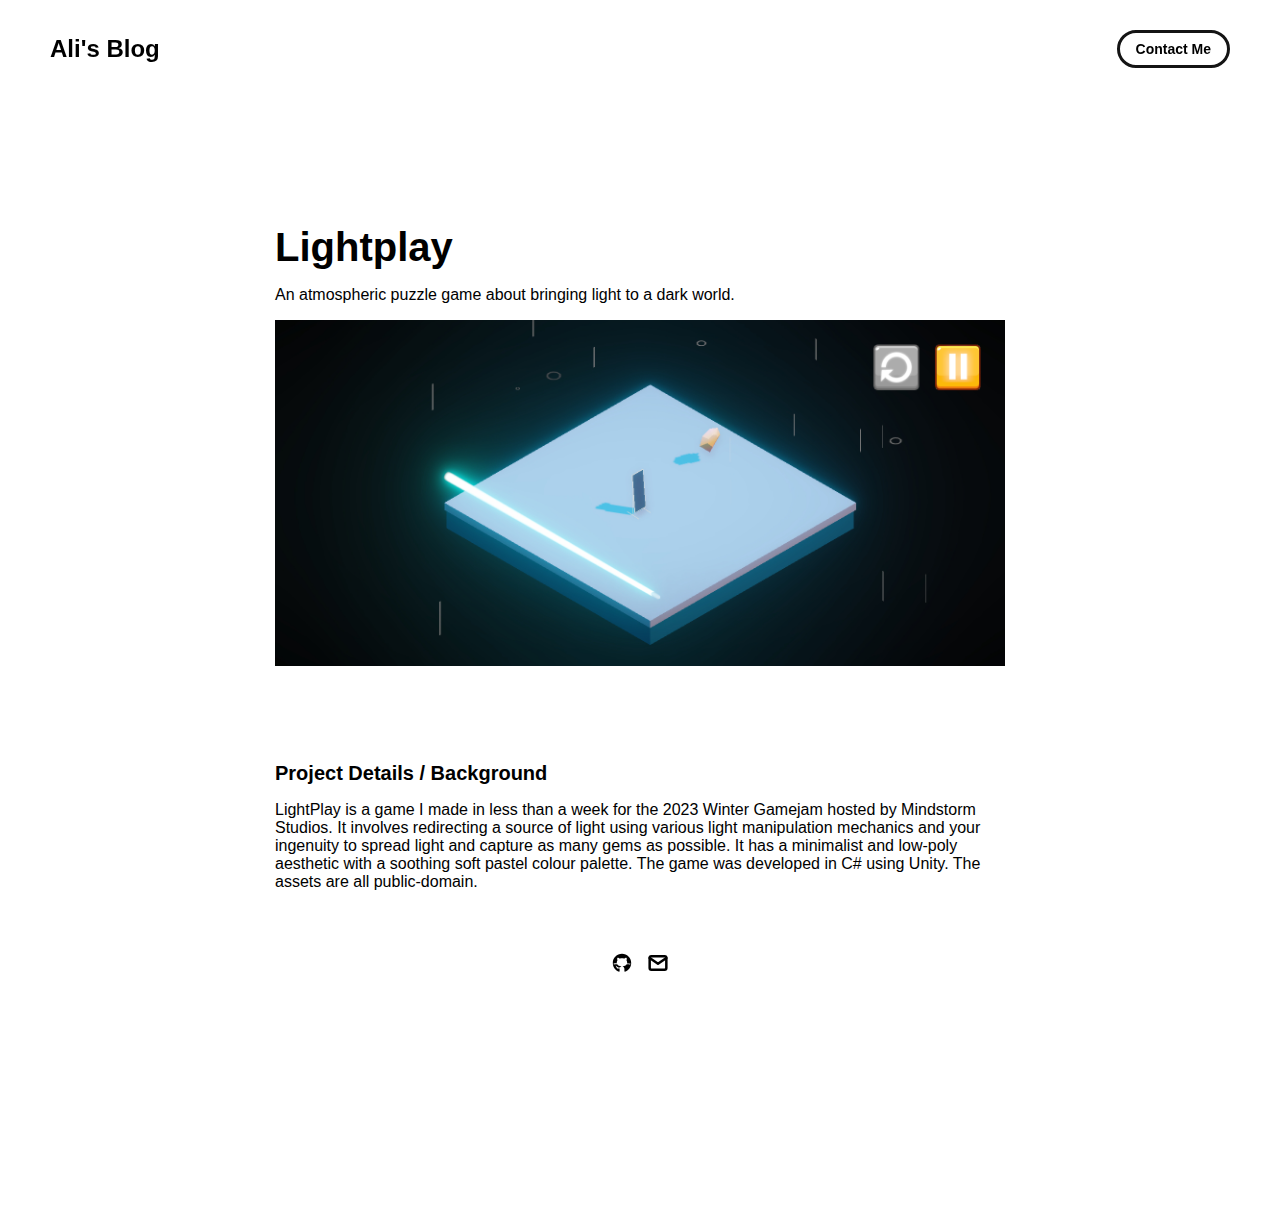
<file: project-pages/lightplay.html>
<!-- 
  IMPORTANT! 
  
  Keep this file unchanged to use as a template for all future project pages. 

  For every new project you add to your portfolio, make a copy of this file in the
  'project-pages' folder with a name related to the project.
-->


<!DOCTYPE html>
<html lang="en">
	<head>
		<meta charset="utf-8">
    <!-- 
      TODO

      Upload your Unemployable (or whatever photo you like) to the assets/images folder
      and change the name of the image below to match the uploaded one

      Change the title in the <title> tag to whatever you would like the title of your portfolio to be

      This should be the same across all pages.
     -->
     <link rel="icon" href="../assets/images/1311.png" />
     <title>Ali's Blog</title>
    <meta name="description" content="A portfolio template for the Unemployables community.">
    <meta name="viewport" content="width=device-width, initial-scale=1" />

		<link rel="stylesheet" href="../css/layout.css">
    <link rel="stylesheet" href="../css/typography.css">
    <link rel="stylesheet" href="../css/utilities.css">

		<script defer src="../js/script.js"></script>
	</head>
	<body>
    <!-- NAVBAR -->
    <div class="navbar">
      <a class="nav-title-link" href="../index.html">
        <!-- 
          TODO - Change the "Portfolio Title" to whatever you want displayed in the top left

          (this should be the same across all pages)
         -->
        <span class="nav-title">Ali's Blog</span>
        <!-- 
          TODO - Change the email after 'mailto:' to your email address for contact 
        
          (this should be the same across all pages)
        -->
        <a class="button" href="mailto:aligulli123@gmail.com">
          <span class="button-text">Contact Me</span>
        </a>
      </a>
    </div>

    <!-- MAIN PAGE CONTENT -->
    <div id="main-content">

      <!-- PROJECT HEADER -->
      <div id="project-header">
          <!-- 
            TODO

            - Change the 'main-title' text to the name of your project
            - Change the 'body-text' text to a short and sweet description of your project (maybe the same as the one on the project card)
            - Change "desktop.jpeg" to the image filename you uploaded in the assets/images folder.
          -->
        <div class="main-title">Lightplay</div>
        <div class="body-text">An atmospheric puzzle game about bringing light to a dark world.</div>
        <image class="project-header-image" src="../assets/images/lightplay.jpg">
      </div>

      <!-- PROJECT DETAILS -->
      <!-- 
        TODO

        - Change the 'subheader-text' to whatever header you want for project details
        - Add paragraphs using the <div class="body-text"></div> elements in the "project-details-content"
      -->
      <div id="project-details">
        <div class="subheader-text">Project Details / Background</div>
        <div class="project-details-content">
          <div class="body-text">
            LightPlay is a game I made in less than a week for the 2023 Winter Gamejam hosted by Mindstorm Studios.
            It involves redirecting a source of light using various light manipulation mechanics and your ingenuity to spread light and capture as many gems as possible.
            It has a minimalist and low-poly aesthetic with a soothing soft pastel colour palette. The game was developed in C# using Unity. The assets are all public-domain.
            <!-- </ul>
            <h4>Features</h4>
            <ul>
            <li>"Slingshot" mechanic: the paddle can moved updown as well as leftright. The more the paddle is moved down the greater the velocity of the ball when it is hit. This adds a deeper level of skill to the game mechanics.</li>
            <li>Simple tile map creation. You can use notepad to define a block structure and the game will use that to create the map.</li>
            <li>Dynamic collision detection.</li>
            <li>Game speeds up as more tiles are broken.</li>
            <li>Scores recorded and displayed in a retro score table.</li>
            </ul>
            <h4>Progress </h4> 
            <div id="progress-bar" class="all-rounded">
              <div id="progress-bar-percentage" class="all-rounded" style="width: 90%"><span>90%</span></div>
          </div>
            <h4>Issues / areas to improve</h4>
            <ul>
            <li>Collision detection gets a bit wonky at higher speeds.</li>
            <li>The way the blocks change color is inconsistent but this may be a result of the collision detection.</li>
            <li>The increase in speed over the course of the level needs to be fine-tuned. The game is too difficult in its current state.</li>
            <li>Some more sfx and some juicy effects for breaking blocks could be added to improve the feel of the game.</li>
            <li>Hitting the ball with the paddle seems unfairly difficult. Adding some extra invisible grace length to the sides of the paddle would improve player experience and fun.</li>
            </ul></div> -->
          <div class="body-text"></div>
        </div>
      </div>

      <!-- IMAGE GALLERY -->
      <div id="project-gallery">
        <!-- TODO - Change the 'subheader-text' to whatever you want the Gallery section header to say -->
       
    </div>

    <!-- FOOTER -->
    <div id="footer">
      <!-- 
        TODO - Change href to your Instagram account (can also delete entire "a" element if no Instagram) 

        This should be the same across all pages.
      -->
      <a class="icon-link" target="_blank" href="https://github.com/moooserstupid">
        <image src="../assets/icons/github.svg" class="footer-icon"/>
      </a>
      <!-- 
        TODO - Change href to your Twitter account (can also delete entire "a" element if no Twitter) 
      
        This should be the same across all pages.
      -->
      <!-- <a class="icon-link" target="_blank" href="https://twitter.com/whitevans_eth">
        <image src="./assets/icons/twitter.svg" class="footer-icon"/>
      </a> -->
      <!-- 
        TODO - Change the email after "mailto" to your contact email 
      
        This should be the same across all pages.
      -->
      <a class="icon-link" href="mailto:aligulli123@gmail.com">
        <image src="../assets/icons/mail.svg" class="footer-icon"/>
      </a>
    </div>

	</body>
</html>
</file>
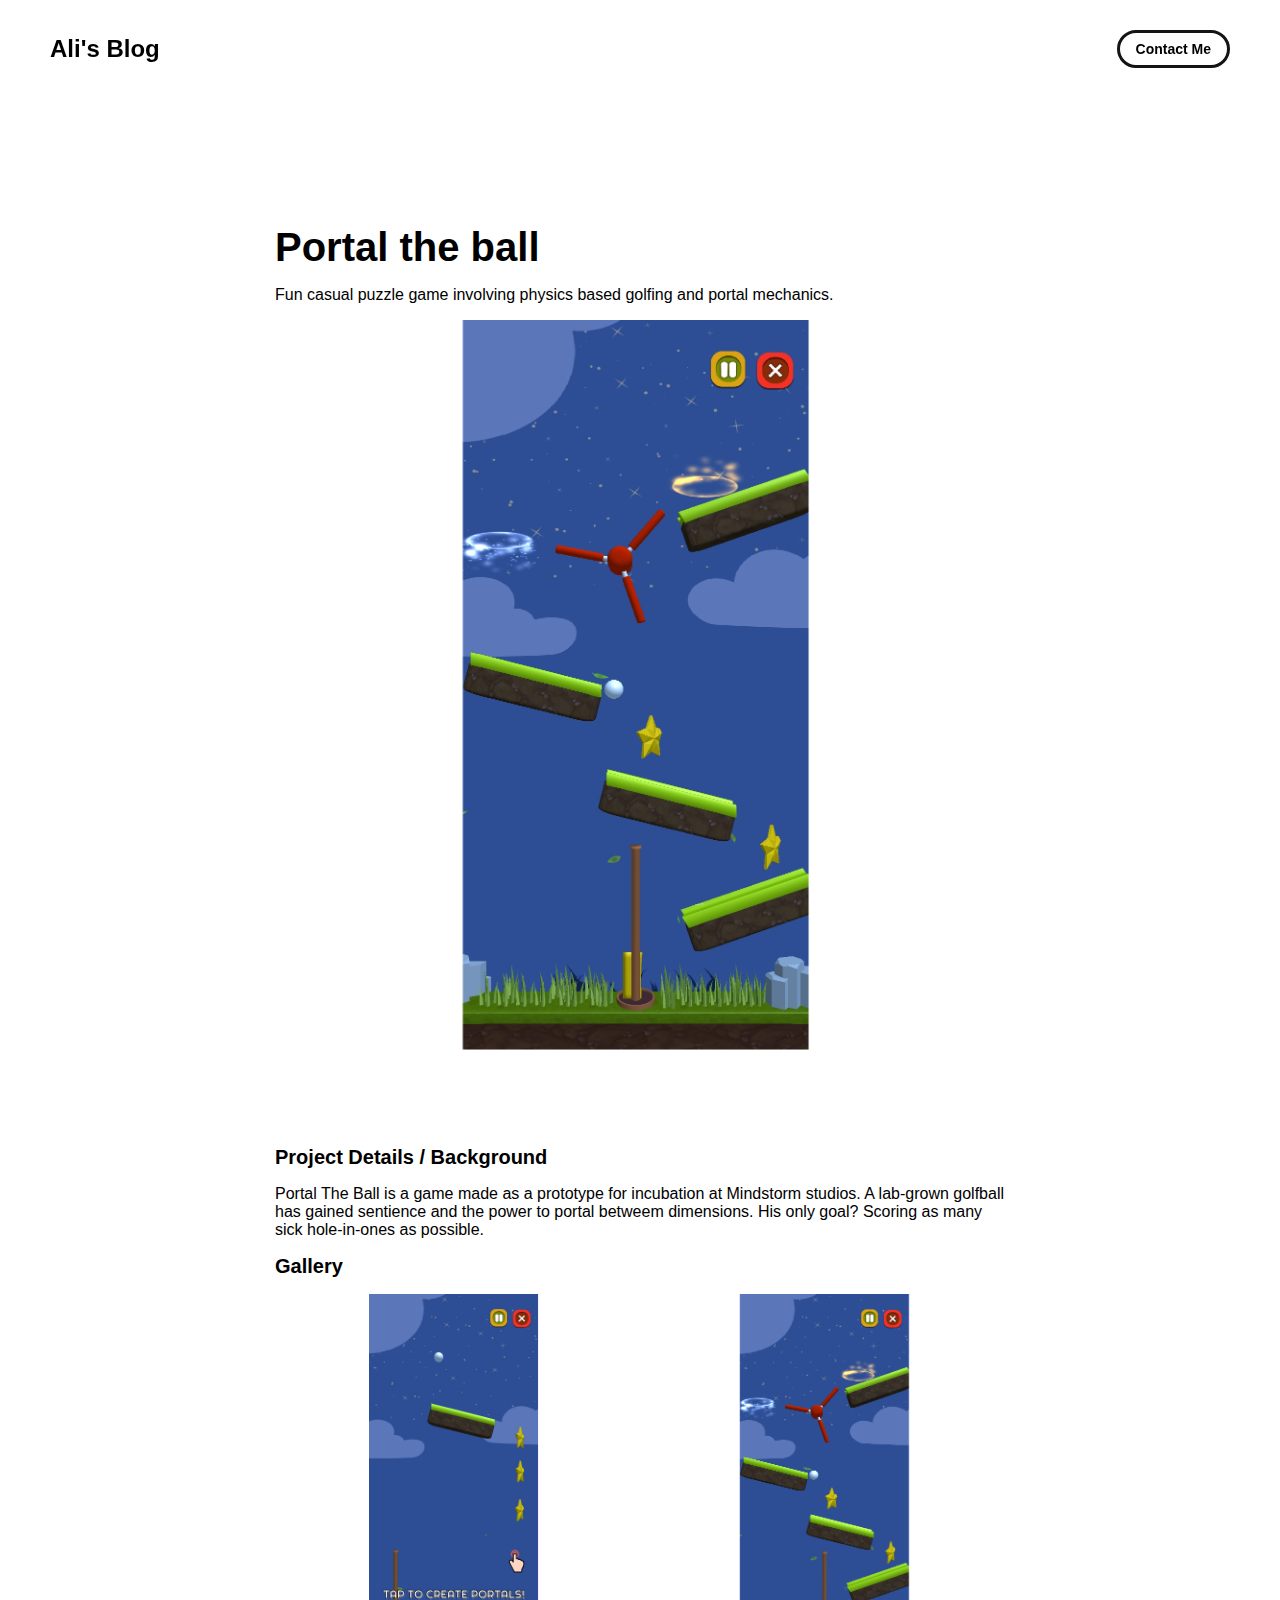
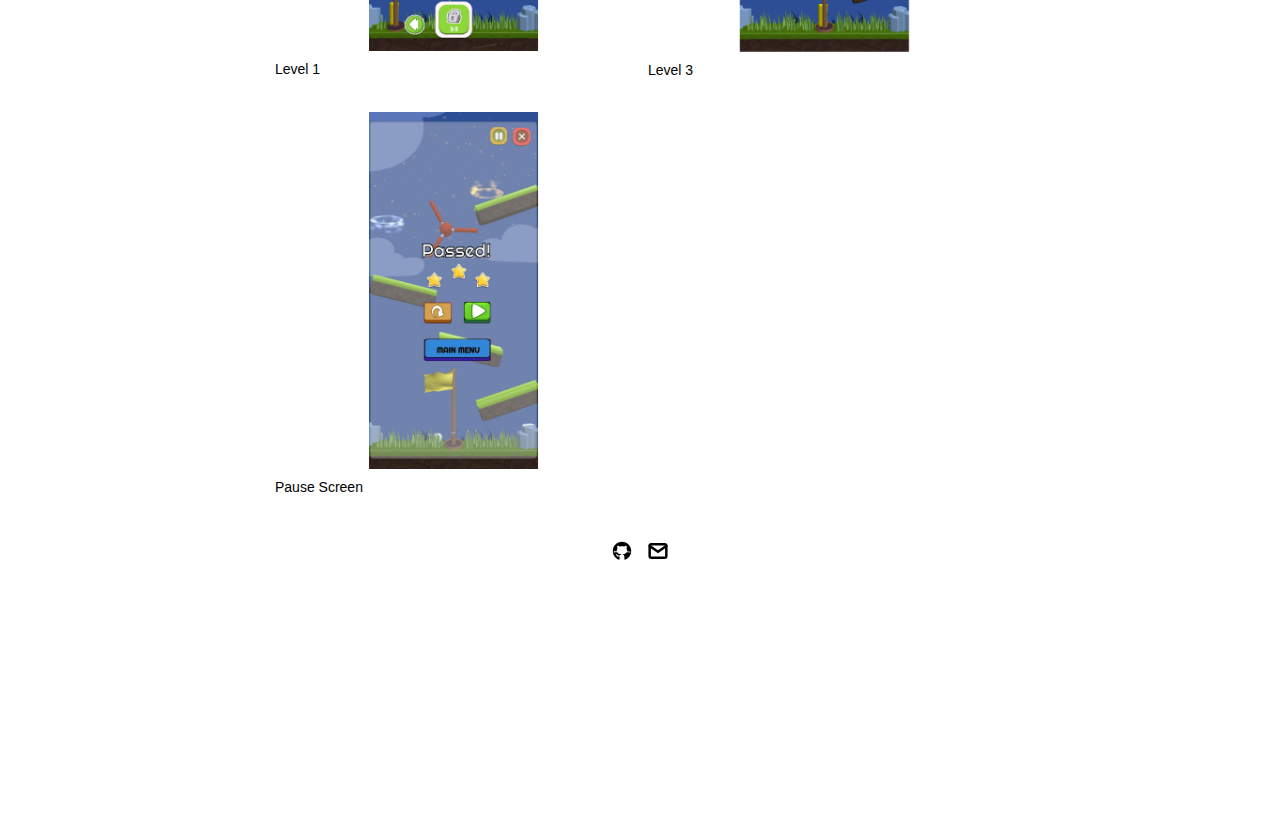
<file: project-pages/portal-the-ball.html>
<!-- 
  IMPORTANT! 
  
  Keep this file unchanged to use as a template for all future project pages. 

  For every new project you add to your portfolio, make a copy of this file in the
  'project-pages' folder with a name related to the project.
-->


<!DOCTYPE html>
<html lang="en">
	<head>
		<meta charset="utf-8">
    <!-- 
      TODO

      Upload your Unemployable (or whatever photo you like) to the assets/images folder
      and change the name of the image below to match the uploaded one

      Change the title in the <title> tag to whatever you would like the title of your portfolio to be

      This should be the same across all pages.
     -->
     <link rel="icon" href="../assets/images/1311.png" />
     <title>Ali's Blog</title>
    <meta name="description" content="A portfolio template for the Unemployables community.">
    <meta name="viewport" content="width=device-width, initial-scale=1" />

		<link rel="stylesheet" href="../css/layout.css">
    <link rel="stylesheet" href="../css/typography.css">
    <link rel="stylesheet" href="../css/utilities.css">

		<script defer src="../js/script.js"></script>
	</head>
	<body>
    <!-- NAVBAR -->
    <div class="navbar">
      <a class="nav-title-link" href="../index.html">
        <!-- 
          TODO - Change the "Portfolio Title" to whatever you want displayed in the top left

          (this should be the same across all pages)
         -->
        <span class="nav-title">Ali's Blog</span>
        <!-- 
          TODO - Change the email after 'mailto:' to your email address for contact 
        
          (this should be the same across all pages)
        -->
        <a class="button" href="mailto:aligulli123@gmail.com">
          <span class="button-text">Contact Me</span>
        </a>
      </a>
    </div>

    <!-- MAIN PAGE CONTENT -->
    <div id="main-content">

      <!-- PROJECT HEADER -->
      <div id="project-header">
          <!-- 
            TODO

            - Change the 'main-title' text to the name of your project
            - Change the 'body-text' text to a short and sweet description of your project (maybe the same as the one on the project card)
            - Change "desktop.jpeg" to the image filename you uploaded in the assets/images folder.
          -->
        <div class="main-title">Portal the ball</div>
        <div class="body-text">Fun casual puzzle game involving physics based golfing and portal mechanics.</div>
        <image class="project-header-image" src="../assets/images/portalball-level2.png">
      </div>

      <!-- PROJECT DETAILS -->
      <!-- 
        TODO

        - Change the 'subheader-text' to whatever header you want for project details
        - Add paragraphs using the <div class="body-text"></div> elements in the "project-details-content"
      -->
      <div id="project-details">
        <div class="subheader-text">Project Details / Background</div>
        <div class="project-details-content">
          <div class="body-text">
            Portal The Ball is a game made as a prototype for incubation at Mindstorm studios. 
            A lab-grown golfball has gained sentience and the power to portal betweem dimensions.
            His only goal? Scoring as many sick hole-in-ones as possible.  
            <!-- </ul>
            <h4>Features</h4>
            <ul>
            <li>"Slingshot" mechanic: the paddle can moved updown as well as leftright. The more the paddle is moved down the greater the velocity of the ball when it is hit. This adds a deeper level of skill to the game mechanics.</li>
            <li>Simple tile map creation. You can use notepad to define a block structure and the game will use that to create the map.</li>
            <li>Dynamic collision detection.</li>
            <li>Game speeds up as more tiles are broken.</li>
            <li>Scores recorded and displayed in a retro score table.</li>
            </ul>
            <h4>Progress </h4> 
            <div id="progress-bar" class="all-rounded">
              <div id="progress-bar-percentage" class="all-rounded" style="width: 90%"><span>90%</span></div>
          </div>
            <h4>Issues / areas to improve</h4>
            <ul>
            <li>Collision detection gets a bit wonky at higher speeds.</li>
            <li>The way the blocks change color is inconsistent but this may be a result of the collision detection.</li>
            <li>The increase in speed over the course of the level needs to be fine-tuned. The game is too difficult in its current state.</li>
            <li>Some more sfx and some juicy effects for breaking blocks could be added to improve the feel of the game.</li>
            <li>Hitting the ball with the paddle seems unfairly difficult. Adding some extra invisible grace length to the sides of the paddle would improve player experience and fun.</li>
            </ul></div> -->
          <div class="body-text"></div>
        </div>
      </div>

      <!-- IMAGE GALLERY -->
      <div id="project-gallery">
        <!-- TODO - Change the 'subheader-text' to whatever you want the Gallery section header to say -->
        <div class="subheader-text">Gallery</div>
        <div class="project-gallery-content">
            <div class="gallery-image-container half-width">
                <img src="../assets/images/portalball-level1.png" class="gallery-image">
                <span class="image-caption">Level 1</span>
                </div>
                <div class="gallery-image-container half-width">
                <img src="../assets/images/portalball-level2.png" class="gallery-image">
                <span class="image-caption">Level 3</span>
                </div>
                <div class="gallery-image-container half-width">
                <img src="../assets/images/portalball-pause.png" class="gallery-image">
                <span class="image-caption">Pause Screen</span>
                </div>
                
        </div>
       
    </div>

    <!-- FOOTER -->
    <div id="footer">
      <!-- 
        TODO - Change href to your Instagram account (can also delete entire "a" element if no Instagram) 

        This should be the same across all pages.
      -->
      <a class="icon-link" target="_blank" href="https://github.com/moooserstupid">
        <image src="../assets/icons/github.svg" class="footer-icon"/>
      </a>
      <!-- 
        TODO - Change href to your Twitter account (can also delete entire "a" element if no Twitter) 
      
        This should be the same across all pages.
      -->
      <!-- <a class="icon-link" target="_blank" href="https://twitter.com/whitevans_eth">
        <image src="./assets/icons/twitter.svg" class="footer-icon"/>
      </a> -->
      <!-- 
        TODO - Change the email after "mailto" to your contact email 
      
        This should be the same across all pages.
      -->
      <a class="icon-link" href="mailto:aligulli123@gmail.com">
        <image src="../assets/icons/mail.svg" class="footer-icon"/>
      </a>
    </div>

	</body>
</html>
</file>
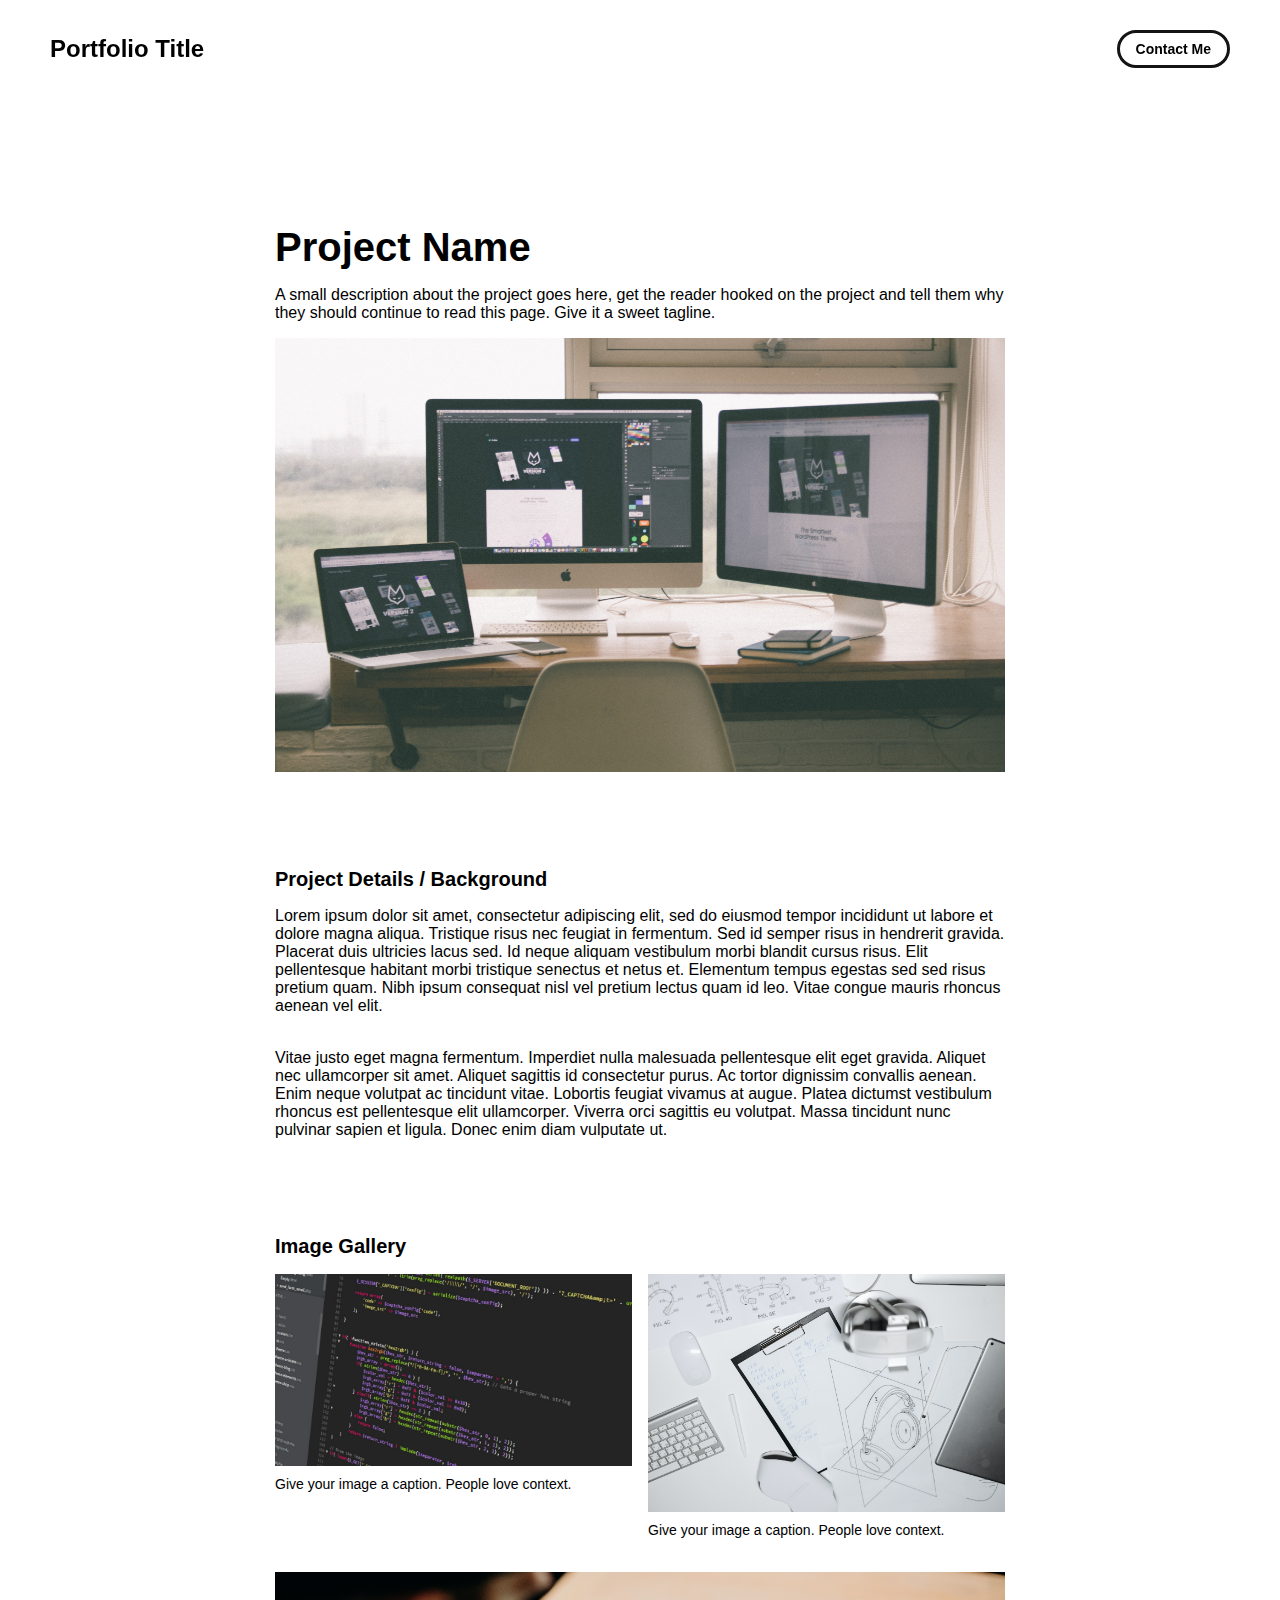
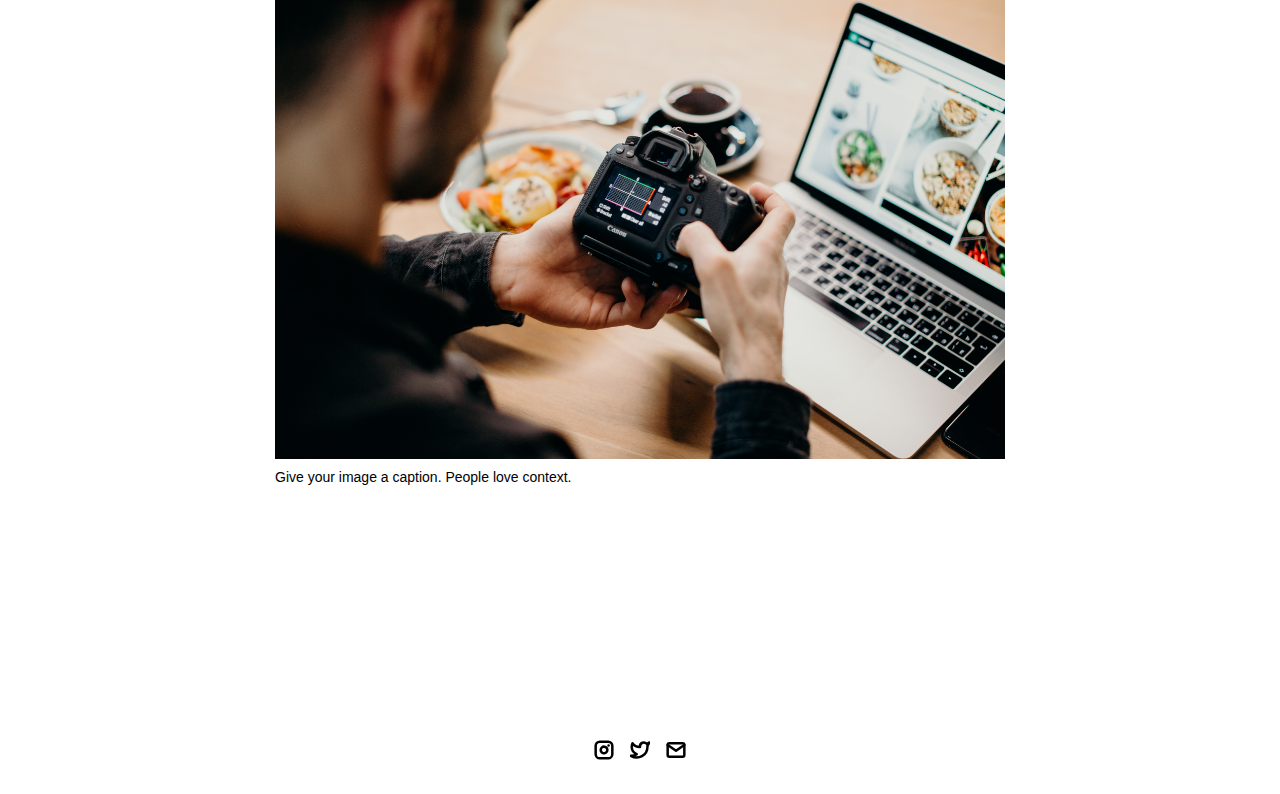
<file: project-pages/project-template.html>
<!-- 
  IMPORTANT! 
  
  Keep this file unchanged to use as a template for all future project pages. 

  For every new project you add to your portfolio, make a copy of this file in the
  'project-pages' folder with a name related to the project.
-->


<!DOCTYPE html>
<html lang="en">
	<head>
		<meta charset="utf-8">
    <!-- 
      TODO

      Upload your Unemployable (or whatever photo you like) to the assets/images folder
      and change the name of the image below to match the uploaded one

      Change the title in the <title> tag to whatever you would like the title of your portfolio to be

      This should be the same across all pages.
     -->
     <link rel="icon" href="../assets/images/1311.png" />
     <title>Unemployables Portfolio</title>
    <meta name="description" content="A portfolio template for the Unemployables community.">
    <meta name="viewport" content="width=device-width, initial-scale=1" />

		<link rel="stylesheet" href="../css/layout.css">
    <link rel="stylesheet" href="../css/typography.css">
    <link rel="stylesheet" href="../css/utilities.css">

		<script defer src="../js/script.js"></script>
	</head>
	<body>
    <!-- NAVBAR -->
    <div class="navbar">
      <a class="nav-title-link" href="../index.html">
        <!-- 
          TODO - Change the "Portfolio Title" to whatever you want displayed in the top left

          (this should be the same across all pages)
         -->
        <span class="nav-title">Portfolio Title</span>
        <!-- 
          TODO - Change the email after 'mailto:' to your email address for contact 
        
          (this should be the same across all pages)
        -->
        <a class="button" href="mailto:whitevans.eth@gmail.com">
          <span class="button-text">Contact Me</span>
        </a>
      </a>
    </div>

    <!-- MAIN PAGE CONTENT -->
    <div id="main-content">

      <!-- PROJECT HEADER -->
      <div id="project-header">
          <!-- 
            TODO

            - Change the 'main-title' text to the name of your project
            - Change the 'body-text' text to a short and sweet description of your project (maybe the same as the one on the project card)
            - Change "desktop.jpeg" to the image filename you uploaded in the assets/images folder.
          -->
        <div class="main-title">Project Name</div>
        <div class="body-text">A small description about the project goes here, get the reader hooked on the project and tell them why they should continue to read this page. Give it a sweet tagline.</div>
        <image class="project-header-image" src="../assets/images/desktop.jpeg">
      </div>

      <!-- PROJECT DETAILS -->
      <!-- 
        TODO

        - Change the 'subheader-text' to whatever header you want for project details
        - Add paragraphs using the <div class="body-text"></div> elements in the "project-details-content"
      -->
      <div id="project-details">
        <div class="subheader-text">Project Details / Background</div>
        <div class="project-details-content">
          <div class="body-text">Lorem ipsum dolor sit amet, consectetur adipiscing elit, sed do eiusmod tempor incididunt ut labore et dolore magna aliqua. Tristique risus nec feugiat in fermentum. Sed id semper risus in hendrerit gravida. Placerat duis ultricies lacus sed. Id neque aliquam vestibulum morbi blandit cursus risus. Elit pellentesque habitant morbi tristique senectus et netus et. Elementum tempus egestas sed sed risus pretium quam. Nibh ipsum consequat nisl vel pretium lectus quam id leo. Vitae congue mauris rhoncus aenean vel elit.</div>
          <div class="body-text">Vitae justo eget magna fermentum. Imperdiet nulla malesuada pellentesque elit eget gravida. Aliquet nec ullamcorper sit amet. Aliquet sagittis id consectetur purus. Ac tortor dignissim convallis aenean. Enim neque volutpat ac tincidunt vitae. Lobortis feugiat vivamus at augue. Platea dictumst vestibulum rhoncus est pellentesque elit ullamcorper. Viverra orci sagittis eu volutpat. Massa tincidunt nunc pulvinar sapien et ligula. Donec enim diam vulputate ut.</div>
        </div>
      </div>

      <!-- IMAGE GALLERY -->
      <div id="project-gallery">
        <!-- TODO - Change the 'subheader-text' to whatever you want the Gallery section header to say -->
        <div class="subheader-text">Image Gallery</div>
        <div class="project-gallery-content">
            <!-- 
              TODO

              This is where the images in the gallery live. Here's a simple gallery image for you to copy:

              Full Width Image:

                <div class="gallery-image-container">
                  <img src="../assets/images/IMAGE_NAME" class="gallery-image">
                  <span class="image-caption">IMAGE_CAPTION</span>
                </div>

              Half Width Image: 

                <div class="gallery-image-container half-width">
                  <img src="../assets/images/IMAGE_NAME" class="gallery-image">
                  <span class="image-caption">IMAGE_CAPTION</span>
                </div>

              - To add an image to the this area, copy one of the above, paste it below this comment, and change the following:
                  - IMAGE_NAME: the name of the image file in assets/images
                  - IMAGE_CAPTION: to the caption of the image
            -->
            <div class="gallery-image-container half-width">
              <img src="../assets/images/code.jpeg" class="gallery-image">
              <span class="image-caption">Give your image a caption. People love context.</span>
            </div>
            <div class="gallery-image-container half-width">
              <img src="../assets/images/sketchbook.jpeg" class="gallery-image">
              <span class="image-caption">Give your image a caption. People love context.</span>
            </div>
            <div class="gallery-image-container">
              <img src="../assets/images/camera.jpeg" class="gallery-image">
              <span class="image-caption">Give your image a caption. People love context.</span>
            </div>
        </div>
      </div>
    </div>

    <!-- FOOTER -->
    <div id="footer">
      <!-- 
        TODO - Change href to your Instagram account (can also delete entire "a" element if no Instagram) 

        This should be the same across all pages.
      -->
      <a class="icon-link" target="_blank" href="https://twitter.com/whitevans_eth">
        <image src="../assets/icons/instagram.svg" class="footer-icon"/>
      </a>
      <!-- 
        TODO - Change href to your Twitter account (can also delete entire "a" element if no Twitter) 
      
        This should be the same across all pages.
      -->
      <a class="icon-link" target="_blank" href="https://twitter.com/whitevans_eth">
        <image src="../assets/icons/twitter.svg" class="footer-icon"/>
      </a>
      <!-- 
        TODO - Change the email after "mailto" to your contact email 
      
        This should be the same across all pages.
      -->
      <a class="icon-link" href="mailto:whitevans.eth@gmail.com">
        <image src="../assets/icons/mail.svg" class="footer-icon"/>
      </a>
    </div>

	</body>
</html>
</file>
<file: css/layout.css>
* {
  box-sizing: border-box;
}

html {
  text-size-adjust: none;
  -webkit-text-size-adjust: none;
  -moz-text-size-adjust: none;
  -ms-text-size-adjust: none;
}

body {
  margin: 0;
  -webkit-font-smoothing: antialiased;
  -moz-osx-font-smoothing: grayscale;
}




/* Main Page Layout */

#main-content {
  margin: 225px 425px;
  display: flex;
  flex-direction: column;
  gap: 96px;
}




/* Portfolio Header */

#portfolio-header {
  display: flex;
  gap: 20px;
  align-items: center;
}

#portfolio-header-image-container {
  display: flex;
  flex-direction: column;
  gap: 10px;
  flex-basis: 50%;
}

.portfolio-header-image {
  width: 100%;
  height: auto;
}

#portfolio-header-text-container {
  display: flex;
  flex-direction: column;
  gap: 34px;
  flex-basis: 50%;
}




/* About Section */

#about-section {
  display: flex;
  flex-direction: column;
  gap: 16px;
}

.about-section-content {
  display: flex;
  flex-direction: column;
  gap: 34px;
}




/* Project Section */

#my-work-section {
  display: flex;
  flex-direction: column;
  gap: 16px;
}

.projects-container {
  display: flex;
  gap: 34px 16px;
  flex-wrap: wrap;
}

    /* Project Cards */

    .project-card {
      max-width: calc((100% - 32px) / 3);
      display: flex;
      flex-direction: column;
      gap: 34px;
    }

    .project-card-text-container {
      flex-direction: column;
      display: flex;
      gap: 16px
    }

    .project-image {
      width: 100%;
      height: 200px;
      object-fit: cover;
      object-position: center;
    }




/* Project Pages */

#project-header {
  display: flex;
  flex-direction: column;
  gap: 16px;
}

.project-header-image {
  width: 100%;
  height: auto;
}

#project-details {
  display: flex;
  flex-direction: column;
  gap: 16px;
}

.project-details-content {
  display: flex;
  flex-direction: column;
  gap: 34px;
}

    /* Project Gallery */

    #project-gallery {
      display: flex;
      flex-direction: column;
      gap: 16px;
    }

    .project-gallery-content {
      display: flex;
      flex-wrap: wrap;
      gap: 34px 16px;
    }

    .gallery-image-container {
      width: 100%;
      display: flex;
      flex-direction: column;
      gap: 10px;
    }

    .gallery-image-container.half-width {
      width: calc((100% - 16px) / 2);
    }

    .gallery-image {
      width: 100%;
      height: auto;
    }


/* Extra Extra large devices (large laptops and desktops, 1200px and below) */
@media only screen and (max-width: 1600px) {
  #main-content {
    margin: 225px 275px;
  }
}

/* Extra large devices (large laptops and desktops, 1200px and below) */
@media only screen and (max-width: 1200px) {
  #main-content {
    margin: 225px 175px;
  }
}

/* Large devices (laptops/desktops, 1000px and below) */
@media only screen and (max-width: 1000px) {
  #main-content {
    margin: 225px 75px;
  }
}

/* Small devices (portrait tablets and large phones, 800px and below) */
@media only screen and (max-width: 800px) {
  #main-content {
    margin: 150px 50px;
  }

  #portfolio-header {
    flex-direction: column;
  }

  .project-card {
    max-width: calc((100% - 16px) / 2);
  }
}

/* Small devices (portrait tablets and large phones, 600px and below) */
@media only screen and (max-width: 600px) {
  #main-content {
    margin: 125px 20px;
  }

  .project-card {
    max-width: 100%;
  }
}
</file>
<file: css/typography.css>
body {
  font-family: "Helvetica Neue", Helvetica, Arial, sans-serif;
}

.nav-title {
  font-weight: 700;
  font-size: 24px;
}

.button-text {
  font-size: 14px;
  font-weight: 700;
}

.image-caption {
  font-size: 14px;
  font-weight: 500;
}

.main-title {
  font-size: 40px;
  font-weight: 700;
}

.subheader-text {
  font-size: 20px;
  font-weight: 700;
}

.body-text {
  font-size: 16px;
  font-weight: 500;
}

.project-card-text {
  overflow: hidden;
  text-overflow: ellipsis;
  display: -webkit-box;
  -webkit-line-clamp: 4;
  -webkit-box-orient: vertical;
}

.project-title {
  overflow: hidden;
  text-overflow: ellipsis;
  display: -webkit-box;
  -webkit-line-clamp: 1;
  -webkit-box-orient: vertical;
}
</file>
<file: css/utilities.css>
/* Icons */

.right-arrow-icon {
  width: 16px;
  height: 16px;
  margin-top: 1px;
}

.footer-icon {
  width: 20px;
  height: 20px;
}

a.icon-link {
  transition: transform 200ms ease-in-out;
}

a.icon-link:hover {
  cursor: pointer;
  stroke-width: 5;
  margin: 0;
  transform: rotate(15deg);
}


/* Navbar Styling */

.navbar {
  width: 100%;
  padding: 30px 50px;
  display: flex;
  justify-content: space-between;
  align-items: center;
  position: fixed;
  top: 0;
  left: 0;
}

.nav-title-link {
  color: black;
  text-decoration: none;
}

.nav-title-link:hover {
  text-decoration: underline;
}

/* Small devices (portrait tablets and large phones, 800px and below) */
@media only screen and (max-width: 800px) {
  .navbar {
    padding: 20px 20px;
    background-color: white
  }
}


/* Button Styling */

a.button {
  padding: 8px 16px;
  border: 3px solid #141414;
  border-radius: 50px;
  color: black;
  text-decoration: none;
  width: fit-content;
  display: flex;
  gap: 5px;
  align-items: center;
}

a.button:hover {
  text-decoration: underline;
  text-decoration-thickness: 2px;
  cursor: pointer;
}


/* Footer Styling */

#footer {
  width: 100%;
  display: flex;
  padding: 30px 50px;
  justify-content: center;
  align-items: center;
  gap: 16px;
}

/* Link Styling */
a.no-underline {
  text-decoration: none;
  color: black
}

a.no-underline:hover {
  text-decoration: underline;
  cursor: pointer;
}

/* utility code for centered percentage progress bar */
#progress-bar {
  width: 100px;
  background: #cccccc;
  position: relative;
}

#progress-bar-percentage {
  background: #3063A5;
  padding: 5px 5px;
  color: #FFF;
  text-align: center;
  height: 20px;
}

#progress-bar-percentage span {
  display: inline-block;
  position: absolute;
  width: 100%;
  left: 0;
}

/* Small devices (portrait tablets and large phones, 800px and below) */
@media only screen and (max-width: 800px) {
  #footer {
    padding: 20px 20px;
  }
}
</file>
